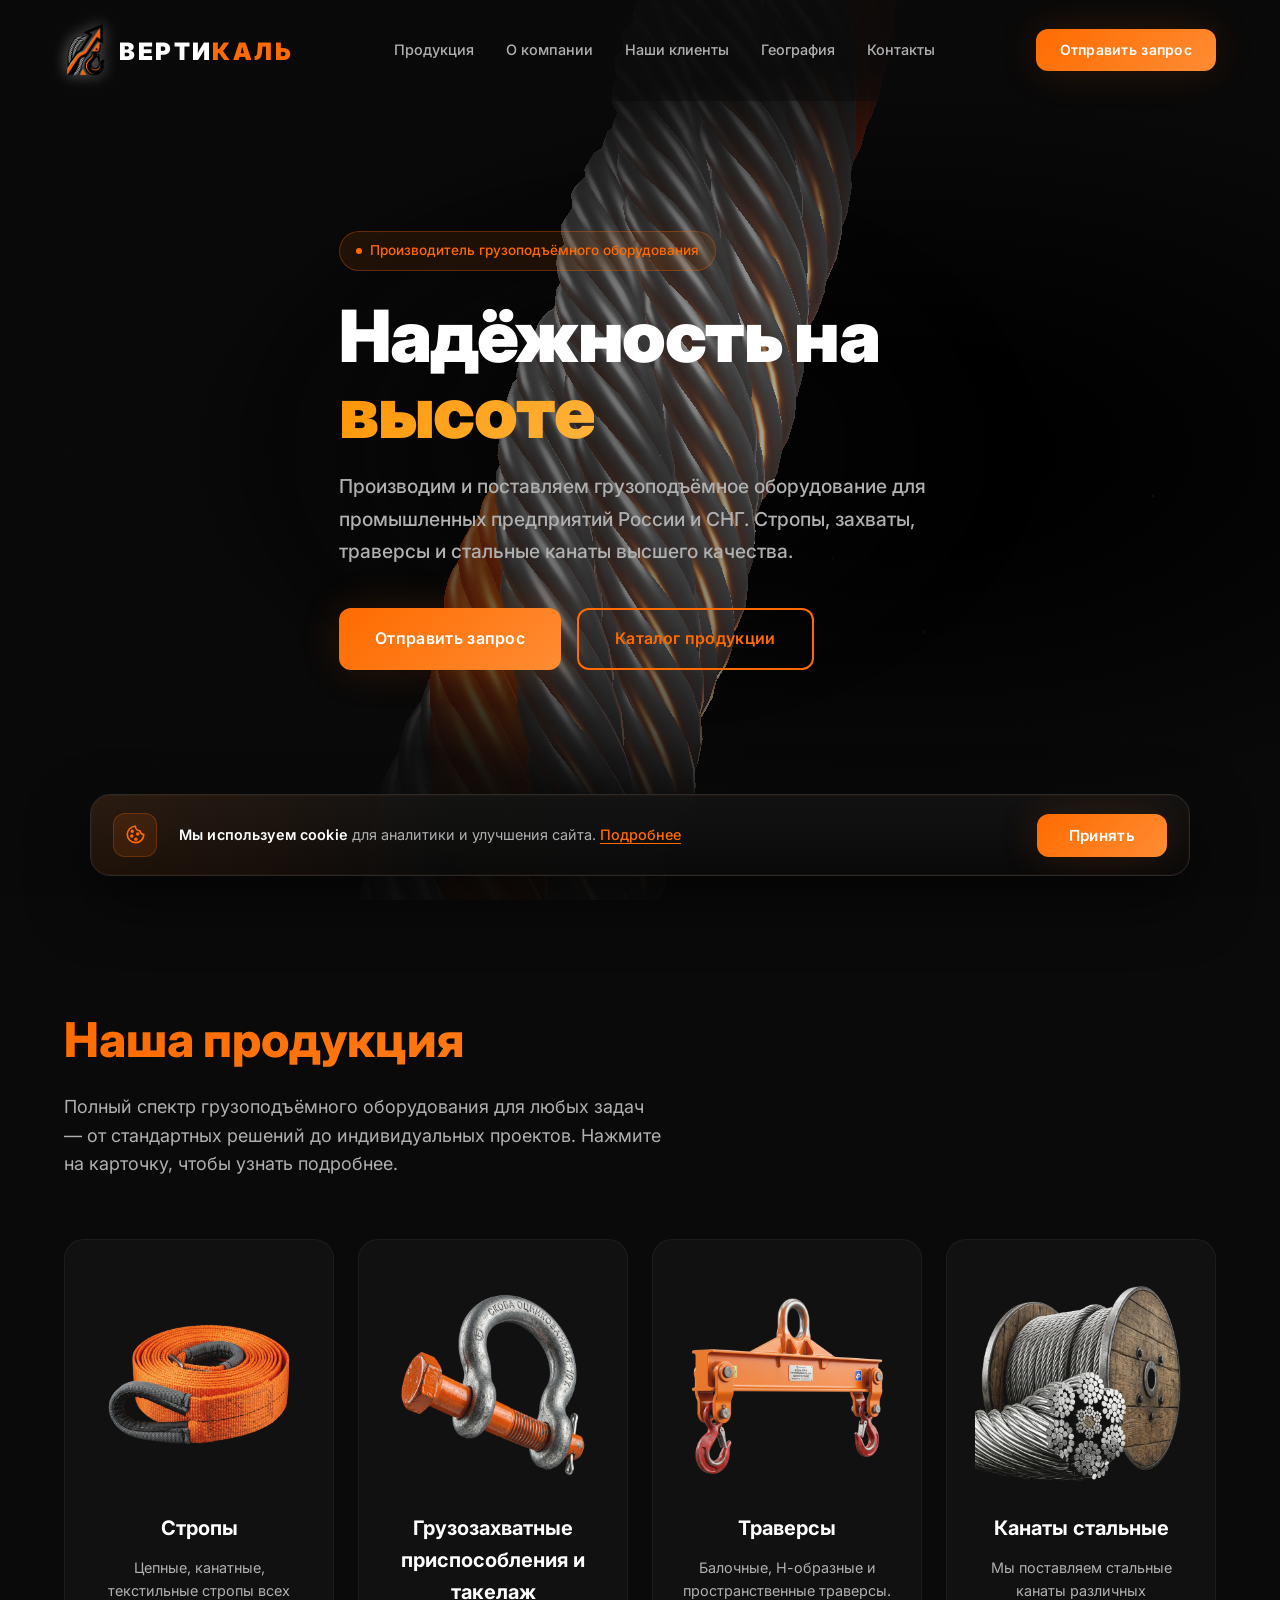
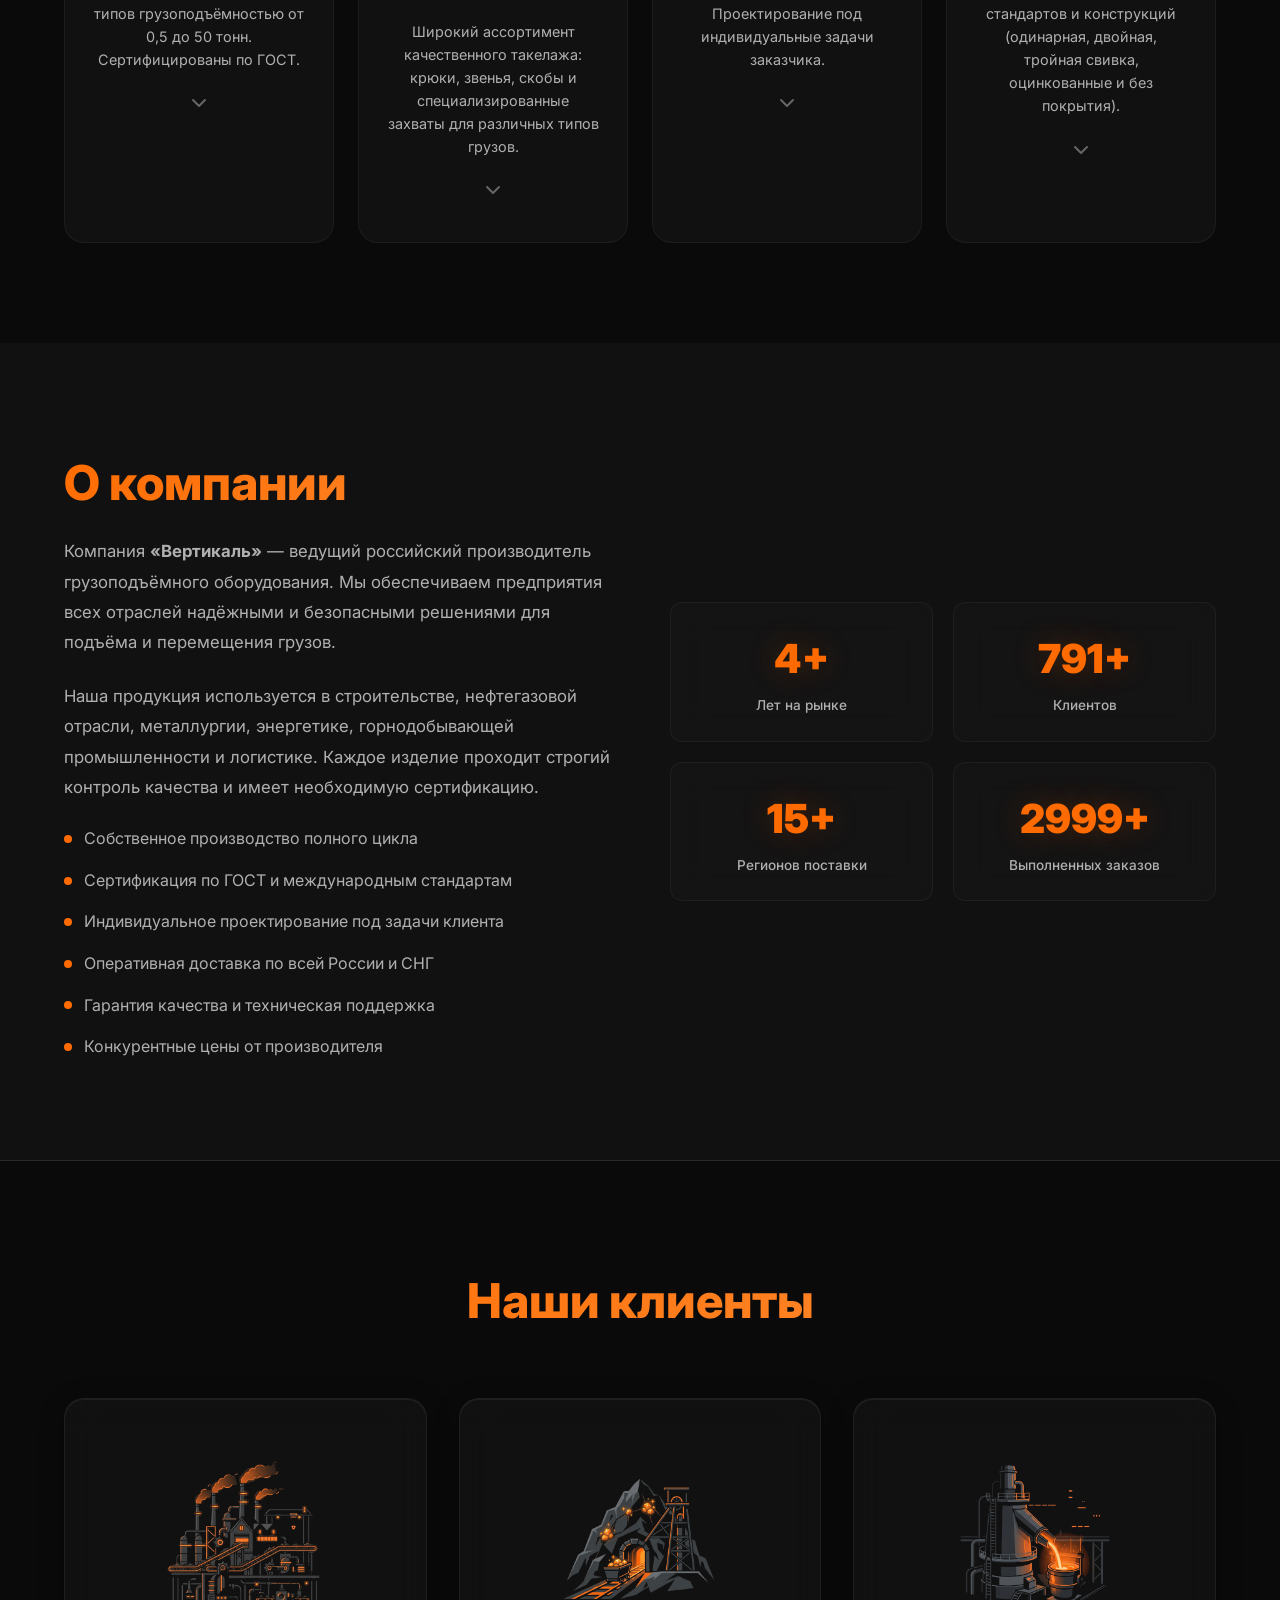
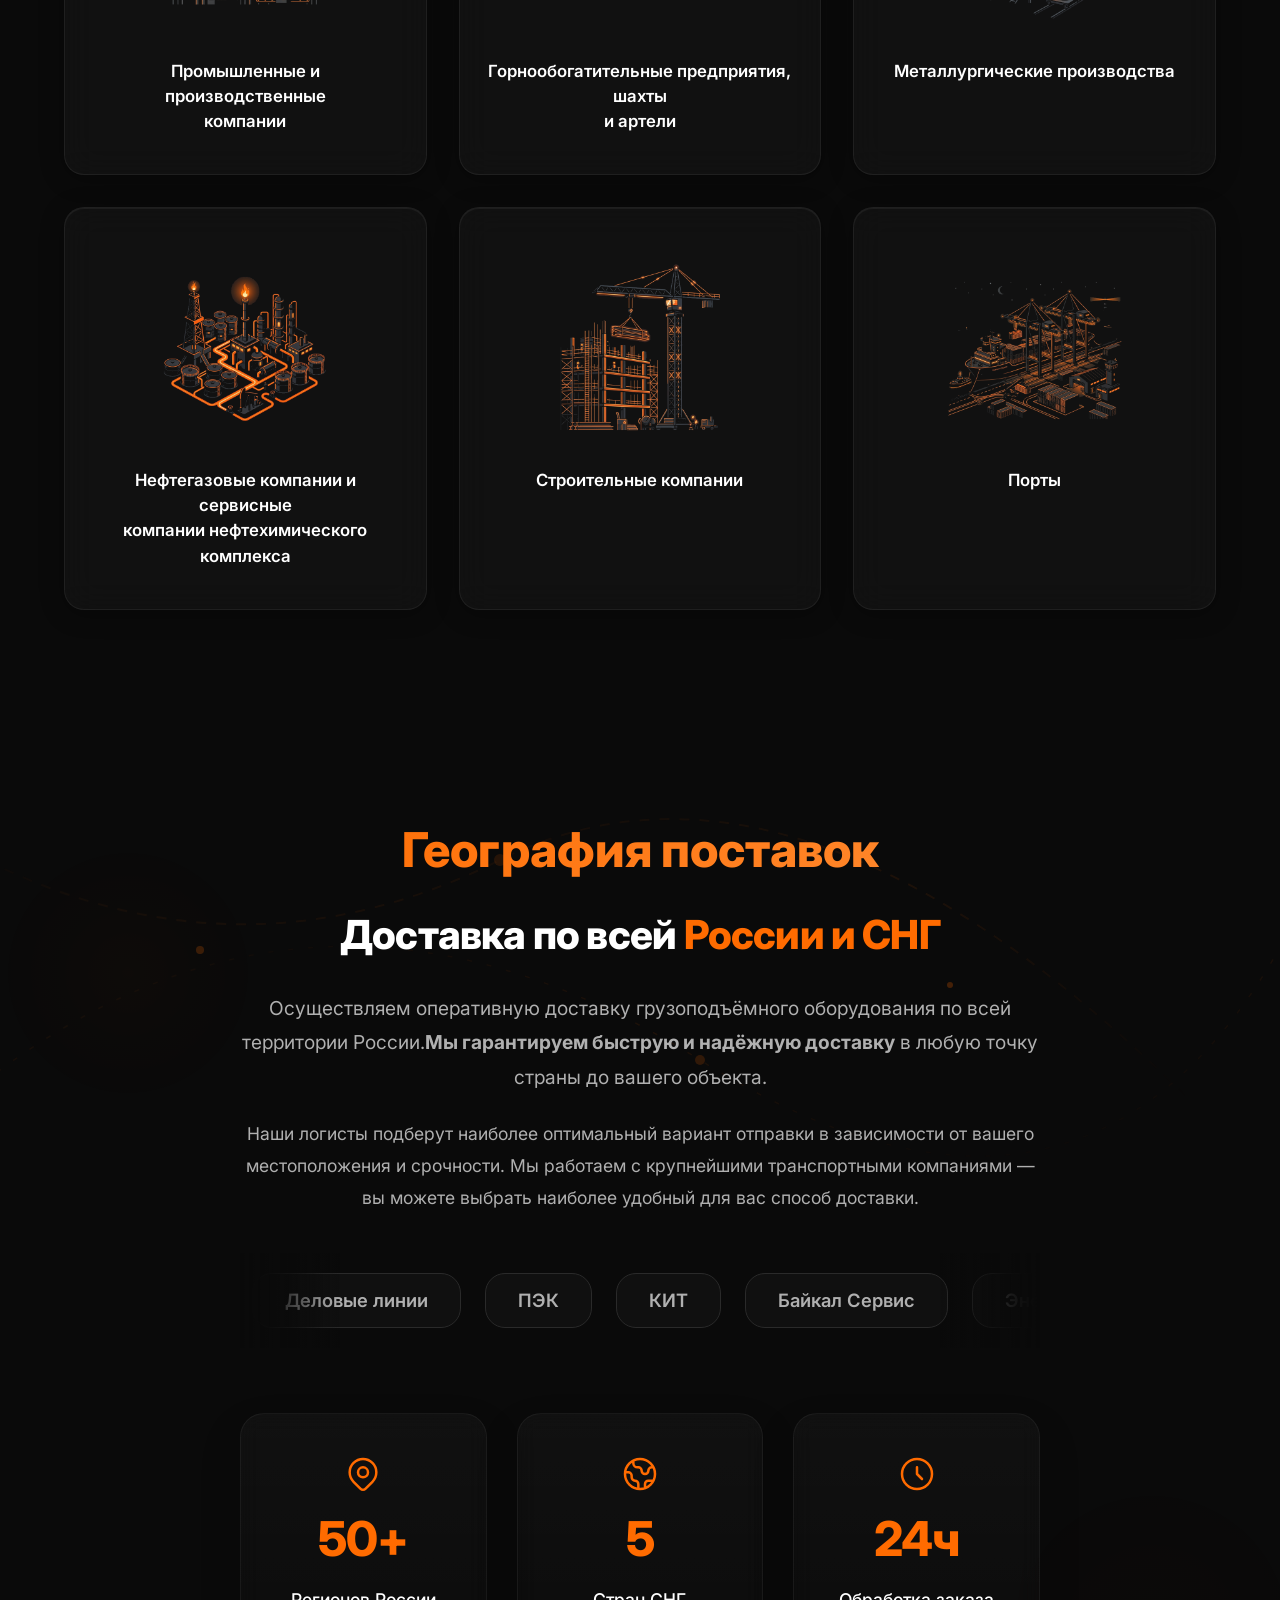
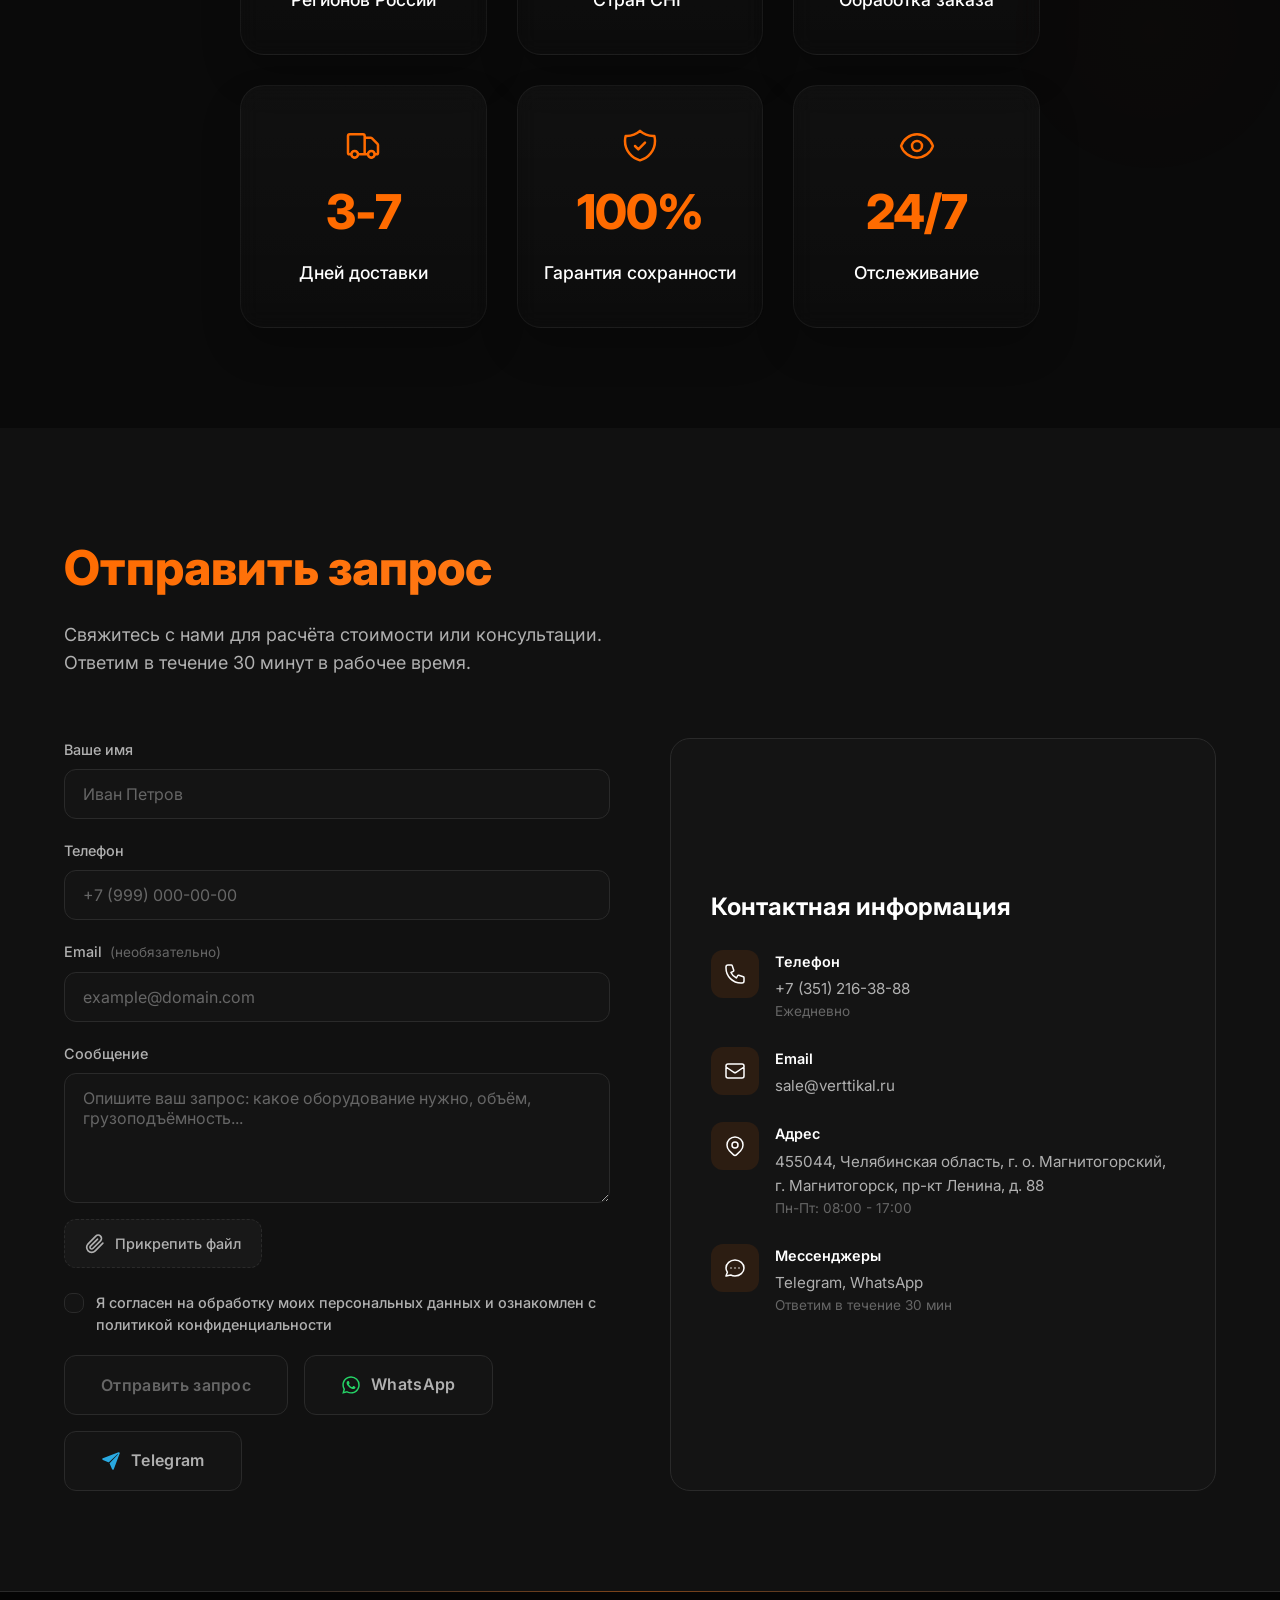
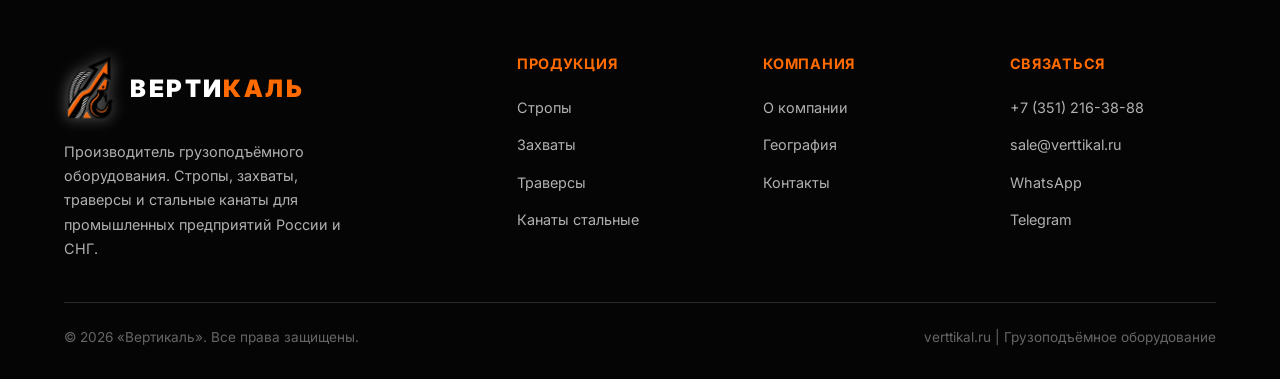
<file: index.html>
<!DOCTYPE html><!--YU2Bxi_dNuvIy3a1Pgk9Z--><html lang="ru" style="color-scheme:dark"><head><meta charSet="utf-8"/><meta name="viewport" content="width=device-width, initial-scale=1"/><link rel="preload" as="image" href="./images/user_logo.webp?v=2"/><link rel="preload" as="image" href="./images/industrial_icon.png"/><link rel="preload" as="image" href="./images/mining_icon.png"/><link rel="preload" as="image" href="./images/metallurgy_icon.png"/><link rel="preload" as="image" href="./images/oilgas_icon.png"/><link rel="preload" as="image" href="./images/construction_icon.png"/><link rel="preload" as="image" href="./images/port_icon.png"/><link rel="stylesheet" href="/_next/static/css/80a0d4bb1ccc4e73.css" data-precedence="next"/><link rel="preload" as="script" fetchPriority="low" href="/_next/static/chunks/webpack-2033481bb4c51e2a.js"/><script src="/_next/static/chunks/4bd1b696-c023c6e3521b1417.js" async=""></script><script src="/_next/static/chunks/255-54d3085ce94738a4.js" async=""></script><script src="/_next/static/chunks/main-app-b048f18bdf5ae6ed.js" async=""></script><script src="/_next/static/chunks/903-b541f2e4a1eb16e8.js" async=""></script><script src="/_next/static/chunks/app/layout-a9be1e941ed5cc0e.js" async=""></script><script src="/_next/static/chunks/228-b2d1056769f8614d.js" async=""></script><script src="/_next/static/chunks/app/page-86187f93e13f1879.js" async=""></script><meta name="color-scheme" content="dark only"/><meta name="theme-color" content="#0A0A0A"/><title>Вертикаль — Грузоподъёмное оборудование | Стропы, Захваты, Траверсы, Канаты</title><meta name="description" content="Производство и поставка грузоподъёмного оборудования по всей России и СНГ. Стропы, захваты, траверсы, канаты стальные. Собственное производство, сертификация ГОСТ."/><meta name="keywords" content="грузоподъёмное оборудование, стропы, захваты, траверсы, канаты стальные, производитель, Россия, СНГ"/><link rel="icon" href="/favicon.ico" type="image/x-icon" sizes="12x16"/><link rel="icon" href="/icon.png?9190cc78a6098cb7" type="image/png" sizes="387x512"/><script src="/_next/static/chunks/polyfills-42372ed130431b0a.js" noModule=""></script></head><body><div hidden=""><!--$--><!--/$--></div><div style="position:fixed;top:0;left:0;right:0;bottom:0;background-color:#0A0A0A;z-index:99999;display:flex;flex-direction:column;align-items:center;justify-content:center;opacity:1"><div class="preloader-content" style="display:flex;flex-direction:column;align-items:center;gap:20px"><div style="display:flex;align-items:center;gap:15px;opacity:0;transform:scale(0.9)"><img src="./images/user_logo.webp?v=2" alt="Вертикаль Лого" style="height:80px;width:auto;filter:drop-shadow(0px 0px 10px rgba(255, 255, 255, 0.5))"/><div style="font-family:&#x27;Plus Jakarta Sans&#x27;, &#x27;Inter&#x27;, sans-serif;font-size:2.5rem;font-weight:700;color:#FFFFFF;letter-spacing:-0.5px">Верти<span style="color:var(--primary)">каль</span></div></div><div style="margin-top:30px;font-size:14px;letter-spacing:4px;text-transform:uppercase;color:rgba(255, 255, 255, 0.5);font-weight:600">Загрузка 3D</div></div></div><div class="bg-aura"></div><main style="background-color:var(--bg-color)"><div style="position:fixed;top:0;left:0;right:0;height:3px;background:linear-gradient(90deg, #FF6B00, #FF8C33);transform-origin:0%;z-index:9999;transform:scaleX(0)"></div><nav class="navbar "><div class="container navbar-inner"><div class="navbar-logo" style="display:flex;align-items:center;gap:10px"><img src="./images/user_logo.webp?v=2" alt="Вертикаль Лого" width="180" height="60" style="height:60px;width:auto;filter:drop-shadow(0px 0px 8px rgba(255, 255, 255, 0.4))"/><div>Верти<span>каль</span></div></div><ul class="navbar-links"><li><a href="#catalog">Продукция</a></li><li><a href="#about">О компании</a></li><li><a href="#clients">Наши клиенты</a></li><li><a href="#geography">География</a></li><li><a href="#contact">Контакты</a></li></ul><div class="navbar-cta-wrap"><a href="#contact" class="btn btn-primary navbar-cta">Отправить запрос</a></div><button class="burger" aria-label="Открыть меню"><span></span><span></span><span></span></button></div></nav><div class="mobile-menu "><button class="mobile-close" aria-label="Закрыть меню">✕</button><a href="#catalog">Продукция</a><a href="#about">О компании</a><a href="#clients">Наши клиенты</a><a href="#geography">География</a><a href="#contact">Контакты</a><a href="#contact" class="btn btn-primary" style="margin-top:16px">Отправить запрос</a></div><section class="hero" id="hero"><div class="hero-canvas" style="position:absolute;top:0;left:0;width:100%;height:100%;z-index:0;overflow:hidden;transform:none"><!--$!--><template data-dgst="BAILOUT_TO_CLIENT_SIDE_RENDERING"></template><div style="width:100%;height:100%;background:transparent"></div><!--/$--></div><div class="hero-particles"><div class="hero-particle" style="width:2.1px;height:2.1px;left:12%;top:85%;animation-duration:10s;animation-delay:0s;opacity:0.25"></div><div class="hero-particle" style="width:1.5px;height:1.5px;left:28%;top:72%;animation-duration:12s;animation-delay:1.2s;opacity:0.2"></div><div class="hero-particle" style="width:3.2px;height:3.2px;left:45%;top:90%;animation-duration:8s;animation-delay:0.5s;opacity:0.35"></div><div class="hero-particle" style="width:1.8px;height:1.8px;left:62%;top:78%;animation-duration:14s;animation-delay:2.8s;opacity:0.15"></div><div class="hero-particle" style="width:2.5px;height:2.5px;left:78%;top:88%;animation-duration:9s;animation-delay:1.5s;opacity:0.3"></div><div class="hero-particle" style="width:1.2px;height:1.2px;left:8%;top:65%;animation-duration:11s;animation-delay:3.2s;opacity:0.2"></div><div class="hero-particle" style="width:2.8px;height:2.8px;left:35%;top:55%;animation-duration:13s;animation-delay:0.8s;opacity:0.25"></div><div class="hero-particle" style="width:1.6px;height:1.6px;left:55%;top:92%;animation-duration:7s;animation-delay:4.1s;opacity:0.4"></div><div class="hero-particle" style="width:3.5px;height:3.5px;left:72%;top:70%;animation-duration:10s;animation-delay:2s;opacity:0.15"></div><div class="hero-particle" style="width:1.3px;height:1.3px;left:88%;top:82%;animation-duration:12s;animation-delay:0.3s;opacity:0.3"></div><div class="hero-particle" style="width:2px;height:2px;left:20%;top:95%;animation-duration:9s;animation-delay:3.5s;opacity:0.2"></div><div class="hero-particle" style="width:1.9px;height:1.9px;left:42%;top:60%;animation-duration:11s;animation-delay:1.8s;opacity:0.35"></div><div class="hero-particle" style="width:2.7px;height:2.7px;left:58%;top:45%;animation-duration:8s;animation-delay:4.5s;opacity:0.2"></div><div class="hero-particle" style="width:1.4px;height:1.4px;left:82%;top:75%;animation-duration:13s;animation-delay:0.9s;opacity:0.25"></div><div class="hero-particle" style="width:3px;height:3px;left:95%;top:88%;animation-duration:10s;animation-delay:2.5s;opacity:0.15"></div><div class="hero-particle" style="width:1.7px;height:1.7px;left:5%;top:50%;animation-duration:14s;animation-delay:3s;opacity:0.3"></div><div class="hero-particle" style="width:2.3px;height:2.3px;left:48%;top:80%;animation-duration:9s;animation-delay:1s;opacity:0.2"></div><div class="hero-particle" style="width:1.1px;height:1.1px;left:65%;top:62%;animation-duration:12s;animation-delay:4s;opacity:0.35"></div><div class="hero-particle" style="width:2.9px;height:2.9px;left:32%;top:42%;animation-duration:7s;animation-delay:2.2s;opacity:0.1"></div><div class="hero-particle" style="width:1.5px;height:1.5px;left:90%;top:55%;animation-duration:11s;animation-delay:0.6s;opacity:0.25"></div></div><div class="hero-overlay"></div><div class="container hero-content"><div class="" style="opacity:0;animation-delay:0.5s"><div class="hero-badge"><span class="hero-badge-dot"></span>Производитель грузоподъёмного оборудования</div></div><h1 class="hero-title " style="opacity:0;animation-delay:0.8s">Надёжность на <span class="highlight">высоте</span></h1><p class="hero-description " style="opacity:0;animation-delay:1.1s">Производим и поставляем грузоподъёмное оборудование для промышленных предприятий России и СНГ. Стропы, захваты, траверсы и стальные канаты высшего качества.</p><div class="hero-buttons " style="opacity:0;animation-delay:1.4s"><a href="#contact" class="btn btn-primary">Отправить запрос</a><a href="#catalog" class="btn btn-outline">Каталог продукции</a></div></div><div class="hero-scroll " aria-hidden="false"><span>Вниз</span><div class="hero-scroll-line"></div></div></section><section class="section" id="catalog"><div class="container"><div style="opacity:0;transform:translateY(30px)"><h2 class="section-title">Наша продукция</h2><p class="section-subtitle">Полный спектр грузоподъёмного оборудования для любых задач — от стандартных решений до индивидуальных проектов. Нажмите на карточку, чтобы узнать подробнее.</p></div><div class="catalog-grid"><div class="catalog-card " style="cursor:pointer;border:1px solid rgba(255, 255, 255, 0.05);opacity:0;transform:translateY(40px)"><div class="catalog-image-wrap" style="display:flex;justify-content:center;margin-bottom:20px"><img alt="Стропы" loading="lazy" width="260" height="180" decoding="async" data-nimg="1" style="color:transparent;object-fit:contain;mix-blend-mode:screen" src="./images/sling_orange.png"/></div><h3>Стропы</h3><p>Цепные, канатные, текстильные стропы всех типов грузоподъёмностью от 0,5 до 50 тонн. Сертифицированы по ГОСТ.</p><div style="margin-top:auto;padding-top:20px;display:flex;justify-content:center;color:var(--text-muted);transition:color 0.3s ease"><svg width="24" height="24" viewBox="0 0 24 24" fill="none" stroke="currentColor" stroke-width="2" stroke-linecap="round" stroke-linejoin="round" style="transform:rotate(0deg);transition:transform 0.3s ease"><polyline points="6 9 12 15 18 9"></polyline></svg></div></div><div class="catalog-card " style="cursor:pointer;border:1px solid rgba(255, 255, 255, 0.05);opacity:0;transform:translateY(40px)"><div class="catalog-image-wrap" style="display:flex;justify-content:center;margin-bottom:20px"><img alt="Грузозахватные приспособления и такелаж" loading="lazy" width="260" height="180" decoding="async" data-nimg="1" style="color:transparent;object-fit:contain;mix-blend-mode:screen" src="./images/shackle.png"/></div><h3>Грузозахватные приспособления и такелаж</h3><p>Широкий ассортимент качественного такелажа: крюки, звенья, скобы и специализированные захваты для различных типов грузов.</p><div style="margin-top:auto;padding-top:20px;display:flex;justify-content:center;color:var(--text-muted);transition:color 0.3s ease"><svg width="24" height="24" viewBox="0 0 24 24" fill="none" stroke="currentColor" stroke-width="2" stroke-linecap="round" stroke-linejoin="round" style="transform:rotate(0deg);transition:transform 0.3s ease"><polyline points="6 9 12 15 18 9"></polyline></svg></div></div><div class="catalog-card " style="cursor:pointer;border:1px solid rgba(255, 255, 255, 0.05);opacity:0;transform:translateY(40px)"><div class="catalog-image-wrap" style="display:flex;justify-content:center;margin-bottom:20px"><img alt="Траверсы" loading="lazy" width="260" height="180" decoding="async" data-nimg="1" style="color:transparent;object-fit:contain;mix-blend-mode:screen" src="./images/traverse_orange.png"/></div><h3>Траверсы</h3><p>Балочные, Н-образные и пространственные траверсы. Проектирование под индивидуальные задачи заказчика.</p><div style="margin-top:auto;padding-top:20px;display:flex;justify-content:center;color:var(--text-muted);transition:color 0.3s ease"><svg width="24" height="24" viewBox="0 0 24 24" fill="none" stroke="currentColor" stroke-width="2" stroke-linecap="round" stroke-linejoin="round" style="transform:rotate(0deg);transition:transform 0.3s ease"><polyline points="6 9 12 15 18 9"></polyline></svg></div></div><div class="catalog-card " style="cursor:pointer;border:1px solid rgba(255, 255, 255, 0.05);opacity:0;transform:translateY(40px)"><div class="catalog-image-wrap" style="display:flex;justify-content:center;margin-bottom:20px"><img alt="Канаты стальные" loading="lazy" width="260" height="180" decoding="async" data-nimg="1" style="color:transparent;object-fit:contain;mix-blend-mode:screen" src="./images/steel_rope_spool.png"/></div><h3>Канаты стальные</h3><p>Мы поставляем стальные канаты различных стандартов и конструкций (одинарная, двойная, тройная свивка, оцинкованные и без покрытия).</p><div style="margin-top:auto;padding-top:20px;display:flex;justify-content:center;color:var(--text-muted);transition:color 0.3s ease"><svg width="24" height="24" viewBox="0 0 24 24" fill="none" stroke="currentColor" stroke-width="2" stroke-linecap="round" stroke-linejoin="round" style="transform:rotate(0deg);transition:transform 0.3s ease"><polyline points="6 9 12 15 18 9"></polyline></svg></div></div></div></div></section><section class="section" id="about" style="background:var(--bg-secondary)"><div class="container"><div class="about-content"><div class="about-text" style="opacity:0;transform:translateX(-40px)"><h2 class="section-title">О компании</h2><p>Компания <strong>«Вертикаль»</strong> — ведущий российский производитель грузоподъёмного оборудования. Мы обеспечиваем предприятия всех отраслей надёжными и безопасными решениями для подъёма и перемещения грузов.</p><p>Наша продукция используется в строительстве, нефтегазовой отрасли, металлургии, энергетике, горнодобывающей промышленности и логистике. Каждое изделие проходит строгий контроль качества и имеет необходимую сертификацию.</p><ul class="about-advantages"><li>Собственное производство полного цикла</li><li>Сертификация по ГОСТ и международным стандартам</li><li>Индивидуальное проектирование под задачи клиента</li><li>Оперативная доставка по всей России и СНГ</li><li>Гарантия качества и техническая поддержка</li><li>Конкурентные цены от производителя</li></ul></div><div style="opacity:0;transform:translateX(40px)"><div class="about-features"><div class="about-feature"><div class="about-feature-number"><span>0<!-- -->+</span></div><div class="about-feature-label">Лет на рынке</div></div><div class="about-feature"><div class="about-feature-number"><span>0<!-- -->+</span></div><div class="about-feature-label">Клиентов</div></div><div class="about-feature"><div class="about-feature-number"><span>0<!-- -->+</span></div><div class="about-feature-label">Регионов поставки</div></div><div class="about-feature"><div class="about-feature-number"><span>0<!-- -->+</span></div><div class="about-feature-label">Выполненных заказов</div></div></div></div></div></div></section><section class="section" id="clients" style="background-color:var(--bg-color);border-top:1px solid var(--border)"><div class="container"><div style="text-align:center;margin-bottom:60px;opacity:0;transform:translateY(20px)"><h2 class="section-title">Наши клиенты</h2></div><div class="clients-grid"><div class="client-card" style="opacity:0;transform:translateY(30px)"><div class="client-image-wrap"><img src="./images/industrial_icon.png" alt="Промышленные компании" style="width:100%;height:100%;object-fit:contain;mix-blend-mode:screen"/></div><p class="client-title"><span style="display:block">Промышленные и производственные</span><span style="display:block">компании</span></p></div><div class="client-card" style="opacity:0;transform:translateY(30px)"><div class="client-image-wrap"><img src="./images/mining_icon.png" alt="Горнообогатительные предприятия" style="width:100%;height:100%;object-fit:contain;mix-blend-mode:screen"/></div><p class="client-title"><span style="display:block">Горнообогатительные предприятия, шахты</span><span style="display:block">и артели</span></p></div><div class="client-card" style="opacity:0;transform:translateY(30px)"><div class="client-image-wrap"><img src="./images/metallurgy_icon.png" alt="Металлургические производства" style="width:100%;height:100%;object-fit:contain;mix-blend-mode:screen"/></div><p class="client-title"><span style="display:block">Металлургические производства</span></p></div><div class="client-card" style="opacity:0;transform:translateY(30px)"><div class="client-image-wrap"><img src="./images/oilgas_icon.png" alt="Нефтегазовые компании" style="width:100%;height:100%;object-fit:contain;mix-blend-mode:screen"/></div><p class="client-title"><span style="display:block">Нефтегазовые компании и сервисные</span><span style="display:block">компании нефтехимического комплекса</span></p></div><div class="client-card" style="opacity:0;transform:translateY(30px)"><div class="client-image-wrap"><img src="./images/construction_icon.png" alt="Строительные компании" style="width:100%;height:100%;object-fit:contain;mix-blend-mode:screen"/></div><p class="client-title"><span style="display:block">Строительные компании</span></p></div><div class="client-card" style="opacity:0;transform:translateY(30px)"><div class="client-image-wrap"><img src="./images/port_icon.png" alt="Порты" style="width:100%;height:100%;object-fit:contain;mix-blend-mode:screen"/></div><p class="client-title"><span style="display:block">Порты</span></p></div></div></div></section><section class="section" id="geography" style="position:relative;overflow:hidden"><div style="position:absolute;top:0;left:0;right:0;bottom:0;pointer-events:none;z-index:0;opacity:0.4"><svg width="100%" height="100%" xmlns="http://www.w3.org/2000/svg"><defs><linearGradient id="lineGrad" x1="0%" y1="0%" x2="100%" y2="100%"><stop offset="0%" stop-color="#FF6B00" stop-opacity="0"></stop><stop offset="50%" stop-color="#FF6B00" stop-opacity="0.2"></stop><stop offset="100%" stop-color="#FF6B00" stop-opacity="0"></stop></linearGradient></defs><path d="M-100 100 Q 200 300 500 150 T 1200 400" fill="none" stroke="url(#lineGrad)" stroke-width="2" stroke-dasharray="10,10"></path><path d="M-50 400 Q 300 100 700 350 T 1300 200" fill="none" stroke="url(#lineGrad)" stroke-width="1.5" stroke-dasharray="5,15"></path><circle cx="200" cy="240" r="4" fill="#FF6B00" opacity="0.5"></circle><circle cx="500" cy="150" r="6" fill="#FF6B00" opacity="0.3"></circle><circle cx="700" cy="350" r="5" fill="#FF6B00" opacity="0.4"></circle><circle cx="950" cy="275" r="3" fill="#FF6B00" opacity="0.6"></circle></svg><div style="position:absolute;top:20%;left:10%;width:300px;height:300px;background:radial-gradient(circle, rgba(255,107,0,0.05) 0%, rgba(0,0,0,0) 70%);transform:translate(-50%, -50%);border-radius:50%"></div><div style="position:absolute;top:70%;right:10%;width:400px;height:400px;background:radial-gradient(circle, rgba(255,107,0,0.03) 0%, rgba(0,0,0,0) 70%);transform:translate(50%, -50%);border-radius:50%"></div></div><div class="container" style="position:relative;z-index:1"><div style="text-align:center;max-width:800px;margin:0 auto"><div style="opacity:0;transform:translateY(30px)"><h2 class="section-title">География поставок</h2><h3 style="font-size:2.5rem;font-weight:800;margin-bottom:24px;letter-spacing:-0.02em">Доставка по всей <span style="color:var(--primary)">России и СНГ</span></h3><p style="color:var(--text-secondary);font-size:1.2rem;line-height:1.8;margin-bottom:24px">Осуществляем оперативную доставку грузоподъёмного оборудования по всей территории России.<strong>Мы гарантируем быструю и надёжную доставку</strong> в любую точку страны до вашего объекта.</p><p style="color:var(--text-secondary);font-size:1.1rem;line-height:1.8;margin-bottom:40px">Наши логисты подберут наиболее оптимальный вариант отправки в зависимости от вашего местоположения и срочности. Мы работаем с крупнейшими транспортными компаниями — вы можете выбрать наиболее удобный для вас способ доставки.</p><div class="ticker-overflow" style="margin-bottom:64px;mask-image:linear-gradient(to right, rgba(255, 255, 255, 0), white 10%, white 90%, rgba(255, 255, 255, 0));-webkit-mask-image:linear-gradient(to right, rgba(255, 255, 255, 0), white 10%, white 90%, rgba(255, 255, 255, 0))"><div class="ticker-track"><div class="ticker-item">Деловые линии</div><div class="ticker-item">ПЭК</div><div class="ticker-item">КИТ</div><div class="ticker-item">Байкал Сервис</div><div class="ticker-item">Энергия</div><div class="ticker-item">СДЭК</div><div class="ticker-item">ЖелДорЭкспедиция</div><div class="ticker-item">Возовоз</div><div class="ticker-item">ЖелДорАльянс</div><div class="ticker-item">Деловые линии</div><div class="ticker-item">ПЭК</div><div class="ticker-item">КИТ</div><div class="ticker-item">Байкал Сервис</div><div class="ticker-item">Энергия</div><div class="ticker-item">СДЭК</div><div class="ticker-item">ЖелДорЭкспедиция</div><div class="ticker-item">Возовоз</div><div class="ticker-item">ЖелДорАльянс</div><div class="ticker-item">Деловые линии</div><div class="ticker-item">ПЭК</div><div class="ticker-item">КИТ</div><div class="ticker-item">Байкал Сервис</div><div class="ticker-item">Энергия</div><div class="ticker-item">СДЭК</div><div class="ticker-item">ЖелДорЭкспедиция</div><div class="ticker-item">Возовоз</div><div class="ticker-item">ЖелДорАльянс</div></div></div></div><div class="geography-stats" style="grid-template-columns:repeat(auto-fit, minmax(220px, 1fr));gap:30px"><div class="geography-stat" style="background:linear-gradient(180deg, rgba(255, 255, 255, 0.03) 0%, rgba(255, 255, 255, 0.01) 100%);padding:40px 20px;border-radius:24px;border:1px solid rgba(255, 255, 255, 0.05);text-align:center;box-shadow:0 20px 40px rgba(0, 0, 0, 0.2);backdrop-filter:blur(10px);opacity:0;transform:translateY(20px) scale(0.9)"><svg style="width:40px;height:40px;margin-bottom:16px;color:var(--primary);margin:0 auto" fill="none" viewBox="0 0 24 24" stroke="currentColor"><path stroke-linecap="round" stroke-linejoin="round" stroke-width="1.5" d="M17.657 16.657L13.414 20.9a1.998 1.998 0 01-2.827 0l-4.244-4.243a8 8 0 1111.314 0z"></path><path stroke-linecap="round" stroke-linejoin="round" stroke-width="1.5" d="M15 11a3 3 0 11-6 0 3 3 0 016 0z"></path></svg><div class="geography-stat-number" style="font-size:3rem;font-weight:800;color:var(--primary);margin-bottom:8px;letter-spacing:-0.02em">50+</div><div class="geography-stat-label" style="font-size:1.1rem;color:#fff;font-weight:500">Регионов России</div></div><div class="geography-stat" style="background:linear-gradient(180deg, rgba(255, 255, 255, 0.03) 0%, rgba(255, 255, 255, 0.01) 100%);padding:40px 20px;border-radius:24px;border:1px solid rgba(255, 255, 255, 0.05);text-align:center;box-shadow:0 20px 40px rgba(0, 0, 0, 0.2);backdrop-filter:blur(10px);opacity:0;transform:translateY(20px) scale(0.9)"><svg style="width:40px;height:40px;margin-bottom:16px;color:var(--primary);margin:0 auto" fill="none" viewBox="0 0 24 24" stroke="currentColor"><path stroke-linecap="round" stroke-linejoin="round" stroke-width="1.5" d="M3.055 11H5a2 2 0 012 2v1a2 2 0 002 2 2 2 0 012 2v2.945M8 3.935V5.5A2.5 2.5 0 0010.5 8h.5a2 2 0 012 2 2 2 0 104 0 2 2 0 012-2h1.064M15 20.488V18a2 2 0 012-2h3.064M21 12a9 9 0 11-18 0 9 9 0 0118 0z"></path></svg><div class="geography-stat-number" style="font-size:3rem;font-weight:800;color:var(--primary);margin-bottom:8px;letter-spacing:-0.02em">5</div><div class="geography-stat-label" style="font-size:1.1rem;color:#fff;font-weight:500">Стран СНГ</div></div><div class="geography-stat" style="background:linear-gradient(180deg, rgba(255, 255, 255, 0.03) 0%, rgba(255, 255, 255, 0.01) 100%);padding:40px 20px;border-radius:24px;border:1px solid rgba(255, 255, 255, 0.05);text-align:center;box-shadow:0 20px 40px rgba(0, 0, 0, 0.2);backdrop-filter:blur(10px);opacity:0;transform:translateY(20px) scale(0.9)"><svg style="width:40px;height:40px;margin-bottom:16px;color:var(--primary);margin:0 auto" fill="none" viewBox="0 0 24 24" stroke="currentColor"><path stroke-linecap="round" stroke-linejoin="round" stroke-width="1.5" d="M12 8v4l3 3m6-3a9 9 0 11-18 0 9 9 0 0118 0z"></path></svg><div class="geography-stat-number" style="font-size:3rem;font-weight:800;color:var(--primary);margin-bottom:8px;letter-spacing:-0.02em">24ч</div><div class="geography-stat-label" style="font-size:1.1rem;color:#fff;font-weight:500">Обработка заказа</div></div><div class="geography-stat" style="background:linear-gradient(180deg, rgba(255, 255, 255, 0.03) 0%, rgba(255, 255, 255, 0.01) 100%);padding:40px 20px;border-radius:24px;border:1px solid rgba(255, 255, 255, 0.05);text-align:center;box-shadow:0 20px 40px rgba(0, 0, 0, 0.2);backdrop-filter:blur(10px);opacity:0;transform:translateY(20px) scale(0.9)"><svg style="width:40px;height:40px;margin-bottom:16px;color:var(--primary);margin:0 auto" fill="none" viewBox="0 0 24 24" stroke="currentColor"><path d="M9 17a2 2 0 11-4 0 2 2 0 014 0zM19 17a2 2 0 11-4 0 2 2 0 014 0z"></path><path stroke-linecap="round" stroke-linejoin="round" stroke-width="1.5" d="M13 16V6a1 1 0 00-1-1H4a1 1 0 00-1 1v10a1 1 0 001 1h1m8-1a1 1 0 01-1 1H9m4-1V8a1 1 0 011-1h2.586a1 1 0 01.707.293l3.414 3.414a1 1 0 01.293.707V16a1 1 0 01-1 1h-1m-6-1a1 1 0 001 1h1M5 17a2 2 0 104 0m-4 0a2 2 0 114 0m6 0a2 2 0 104 0m-4 0a2 2 0 114 0"></path></svg><div class="geography-stat-number" style="font-size:3rem;font-weight:800;color:var(--primary);margin-bottom:8px;letter-spacing:-0.02em">3-7</div><div class="geography-stat-label" style="font-size:1.1rem;color:#fff;font-weight:500">Дней доставки</div></div><div class="geography-stat" style="background:linear-gradient(180deg, rgba(255, 255, 255, 0.03) 0%, rgba(255, 255, 255, 0.01) 100%);padding:40px 20px;border-radius:24px;border:1px solid rgba(255, 255, 255, 0.05);text-align:center;box-shadow:0 20px 40px rgba(0, 0, 0, 0.2);backdrop-filter:blur(10px);opacity:0;transform:translateY(20px) scale(0.9)"><svg style="width:40px;height:40px;margin-bottom:16px;color:var(--primary);margin:0 auto" fill="none" viewBox="0 0 24 24" stroke="currentColor"><path stroke-linecap="round" stroke-linejoin="round" stroke-width="1.5" d="M9 12l2 2 4-4m5.618-4.016A11.955 11.955 0 0112 2.944a11.955 11.955 0 01-8.618 3.04A12.02 12.02 0 003 9c0 5.591 3.824 10.29 9 11.622 5.176-1.332 9-6.03 9-11.622 0-1.042-.133-2.052-.382-3.016z"></path></svg><div class="geography-stat-number" style="font-size:3rem;font-weight:800;color:var(--primary);margin-bottom:8px;letter-spacing:-0.02em">100%</div><div class="geography-stat-label" style="font-size:1.1rem;color:#fff;font-weight:500">Гарантия сохранности</div></div><div class="geography-stat" style="background:linear-gradient(180deg, rgba(255, 255, 255, 0.03) 0%, rgba(255, 255, 255, 0.01) 100%);padding:40px 20px;border-radius:24px;border:1px solid rgba(255, 255, 255, 0.05);text-align:center;box-shadow:0 20px 40px rgba(0, 0, 0, 0.2);backdrop-filter:blur(10px);opacity:0;transform:translateY(20px) scale(0.9)"><svg style="width:40px;height:40px;margin-bottom:16px;color:var(--primary);margin:0 auto" fill="none" viewBox="0 0 24 24" stroke="currentColor"><path stroke-linecap="round" stroke-linejoin="round" stroke-width="1.5" d="M15 12a3 3 0 11-6 0 3 3 0 016 0z"></path><path stroke-linecap="round" stroke-linejoin="round" stroke-width="1.5" d="M2.458 12C3.732 7.943 7.523 5 12 5c4.478 0 8.268 2.943 9.542 7-1.274 4.057-5.064 7-9.542 7-4.477 0-8.268-2.943-9.542-7z"></path></svg><div class="geography-stat-number" style="font-size:3rem;font-weight:800;color:var(--primary);margin-bottom:8px;letter-spacing:-0.02em">24/7</div><div class="geography-stat-label" style="font-size:1.1rem;color:#fff;font-weight:500">Отслеживание</div></div></div></div></div></section><section class="section contact-section" id="contact"><div class="container"><div style="opacity:0;transform:translateY(30px)"><h2 class="section-title">Отправить запрос</h2><p class="section-subtitle">Свяжитесь с нами для расчёта стоимости или консультации. Ответим в течение 30 минут в рабочее время.</p></div><div class="contact-wrapper"><form class="contact-form" style="opacity:0;transform:translateX(-40px)"><div class="form-group"><label for="name">Ваше имя</label><input type="text" id="name" placeholder="Иван Петров" required="" name="name" value=""/></div><div class="form-group"><label for="phone">Телефон</label><input type="tel" id="phone" placeholder="+7 (999) 000-00-00" required="" name="phone" value=""/></div><div class="form-group"><label for="email">Email <span class="form-label-optional">(необязательно)</span></label><input type="email" id="email" placeholder="example@domain.com" name="email" value=""/></div><div class="form-group"><label for="message">Сообщение</label><textarea id="message" name="message" placeholder="Опишите ваш запрос: какое оборудование нужно, объём, грузоподъёмность..." rows="5"></textarea></div><div class="form-group file-group"><label for="file-upload" class="file-upload-btn"><svg width="20" height="20" viewBox="0 0 24 24" fill="none" stroke="currentColor" stroke-width="2" stroke-linecap="round" stroke-linejoin="round"><path d="M21.44 11.05l-9.19 9.19a6 6 0 01-8.49-8.49l9.19-9.19a4 4 0 015.66 5.66l-9.2 9.19a2 2 0 01-2.83-2.83l8.49-8.48"></path></svg>Прикрепить файл</label><input type="file" id="file-upload" style="display:none" name="file"/></div><div class="form-group consent-group"><label for="consent" class="consent-label"><input type="checkbox" id="consent" class="consent-checkbox" name="consent"/><span class="consent-checkbox-box" aria-hidden="true"><svg width="12" height="12" viewBox="0 0 24 24" fill="none" stroke="currentColor" stroke-width="3" stroke-linecap="round" stroke-linejoin="round"><polyline points="20 6 9 17 4 12"></polyline></svg></span><span class="consent-text">Я согласен на обработку моих персональных данных и ознакомлен с политикой конфиденциальности</span></label></div><div class="form-buttons"><button type="submit" class="btn btn-primary" disabled="" aria-disabled="true">Отправить запрос</button><a href="https://wa.me/79061000990" target="_blank" rel="noopener noreferrer" class="btn btn-whatsapp"><svg width="20" height="20" viewBox="0 0 512 512" fill="currentColor"><path fill-rule="evenodd" d="M414.73 97.1A222.14 222.14 0 00256.94 32C134 32 33.92 131.58 33.87 254a220.61 220.61 0 0029.78 111L32 480l118.25-30.87a223.63 223.63 0 00106.6 27h.09c122.93 0 223-99.59 223.06-222A220.18 220.18 0 00414.73 97.1zM256.94 438.66h-.08a185.75 185.75 0 01-94.36-25.72l-6.77-4-70.17 18.32 18.73-68.09-4.41-7A183.46 183.46 0 0171.53 254c0-101.73 83.21-184.5 185.48-184.5a185 185 0 01185.33 184.64c-.04 101.74-83.21 184.52-185.4 184.52zm101.69-138.19c-5.57-2.78-33-16.2-38.08-18.05s-8.83-2.78-12.54 2.78-14.4 18-17.65 21.75-6.5 4.16-12.07 1.38-23.54-8.63-44.83-27.53c-16.57-14.71-27.75-32.87-31-38.42s-.35-8.56 2.44-11.32c2.51-2.49 5.57-6.48 8.36-9.72s3.72-5.56 5.57-9.26.93-6.94-.46-9.71-12.54-30.08-17.18-41.19c-4.53-10.82-9.12-9.35-12.54-9.52-3.25-.16-7-.2-10.69-.2a20.53 20.53 0 00-14.86 6.94c-5.11 5.56-19.51 19-19.51 46.28s20 53.68 22.76 57.38 39.3 59.73 95.21 83.76a323.11 323.11 0 0031.78 11.68c13.35 4.22 25.5 3.63 35.1 2.2 10.71-1.59 33-13.42 37.63-26.38s4.64-24.06 3.25-26.37-5.11-3.71-10.69-6.48z"></path></svg>WhatsApp</a><a href="https://t.me/+79061000990" target="_blank" rel="noopener noreferrer" class="btn btn-telegram"><svg width="20" height="20" viewBox="0 0 512 512" fill="currentColor"><path d="M473 39.05a24 24 0 00-25.5-5.46L47.47 185h-.08a24 24 0 001 45.16l.41.13 137.3 58.63a16 16 0 0015.54-3.59L422 80a7.07 7.07 0 0110 10L226.66 310.26a16 16 0 00-3.59 15.54l58.65 137.38c.06.2.12.38.19.57 3.2 9.27 11.3 15.81 21.09 16.25h1a24.63 24.63 0 0023-15.46L478.39 64.62A24 24 0 00473 39.05z"></path></svg>Telegram</a></div></form><div class="contact-info" style="opacity:0;transform:translateX(40px)"><h3>Контактная информация</h3><div class="contact-info-item"><div class="contact-info-icon"><svg width="24" height="24" fill="none" viewBox="0 0 24 24" stroke="currentColor"><path stroke-linecap="round" stroke-linejoin="round" stroke-width="1.5" d="M3 5a2 2 0 012-2h3.28a1 1 0 01.948.684l1.498 4.493a1 1 0 01-.502 1.21l-2.257 1.13a11.042 11.042 0 005.516 5.516l1.13-2.257a1 1 0 011.21-.502l4.493 1.498a1 1 0 01.684.949V19a2 2 0 01-2 2h-1C9.716 21 3 14.284 3 6V5z"></path></svg></div><div class="contact-info-text"><h4>Телефон</h4><p>+7 (351) 216-38-88</p><p style="font-size:0.85rem;color:var(--text-muted)">Ежедневно</p></div></div><div class="contact-info-item"><div class="contact-info-icon"><svg width="24" height="24" fill="none" viewBox="0 0 24 24" stroke="currentColor"><path stroke-linecap="round" stroke-linejoin="round" stroke-width="1.5" d="M3 8l7.89 5.26a2 2 0 002.22 0L21 8M5 19h14a2 2 0 002-2V7a2 2 0 00-2-2H5a2 2 0 00-2 2v10a2 2 0 002 2z"></path></svg></div><div class="contact-info-text"><h4>Email</h4><p>sale@verttikal.ru</p></div></div><div class="contact-info-item"><div class="contact-info-icon"><svg width="24" height="24" fill="none" viewBox="0 0 24 24" stroke="currentColor"><path stroke-linecap="round" stroke-linejoin="round" stroke-width="1.5" d="M17.657 16.657L13.414 20.9a1.998 1.998 0 01-2.827 0l-4.244-4.243a8 8 0 1111.314 0z"></path><path stroke-linecap="round" stroke-linejoin="round" stroke-width="1.5" d="M15 11a3 3 0 11-6 0 3 3 0 016 0z"></path></svg></div><div class="contact-info-text"><h4>Адрес</h4><p>455044, Челябинская область, г. о. Магнитогорский, г. Магнитогорск, пр-кт Ленина, д. 88</p><p style="font-size:0.85rem;color:var(--text-muted)">Пн-Пт: 08:00 - 17:00</p></div></div><div class="contact-info-item"><div class="contact-info-icon"><svg width="24" height="24" fill="none" viewBox="0 0 24 24" stroke="currentColor"><path stroke-linecap="round" stroke-linejoin="round" stroke-width="1.5" d="M8 12h.01M12 12h.01M16 12h.01M21 12c0 4.418-4.03 8-9 8a9.863 9.863 0 01-4.255-.949L3 20l1.395-3.72C3.512 15.042 3 13.574 3 12c0-4.418 4.03-8 9-8s9 3.582 9 8z"></path></svg></div><div class="contact-info-text"><h4>Мессенджеры</h4><p>Telegram, WhatsApp</p><p style="font-size:0.85rem;color:var(--text-muted)">Ответим в течение 30 мин</p></div></div></div></div></div></section><footer class="footer"><div class="container"><div class="footer-content"><div><div class="footer-logo" style="display:flex;align-items:center;gap:12px"><img src="./images/user_logo.webp?v=2" alt="Вертикаль Лого" width="216" height="72" style="height:72px;width:auto;filter:drop-shadow(0px 0px 8px rgba(255, 255, 255, 0.4))"/><div>Верти<span>каль</span></div></div><p class="footer-desc">Производитель грузоподъёмного оборудования. Стропы, захваты, траверсы и стальные канаты для промышленных предприятий России и СНГ.</p></div><div class="footer-column"><h4>Продукция</h4><ul><li><a href="#catalog">Стропы</a></li><li><a href="#catalog">Захваты</a></li><li><a href="#catalog">Траверсы</a></li><li><a href="#catalog">Канаты стальные</a></li></ul></div><div class="footer-column"><h4>Компания</h4><ul><li><a href="#about">О компании</a></li><li><a href="#geography">География</a></li><li><a href="#contact">Контакты</a></li></ul></div><div class="footer-column"><h4>Связаться</h4><ul><li><a href="tel:+73512163888" rel="noopener noreferrer">+7 (351) 216-38-88</a></li><li><a href="mailto:sale@verttikal.ru" rel="noopener noreferrer">sale@verttikal.ru</a></li><li><a href="https://wa.me/79061000990" target="_blank" rel="noopener noreferrer">WhatsApp</a></li><li><a href="https://t.me/+79061000990" target="_blank" rel="noopener noreferrer">Telegram</a></li></ul></div></div><div class="footer-bottom"><p>© <!-- -->2026<!-- --> «Вертикаль». Все права защищены.</p><p>verttikal.ru | Грузоподъёмное оборудование</p></div></div></footer></main><!--$--><!--/$--><script src="/_next/static/chunks/webpack-2033481bb4c51e2a.js" id="_R_" async=""></script><script>(self.__next_f=self.__next_f||[]).push([0])</script><script>self.__next_f.push([1,"1:\"$Sreact.fragment\"\n2:I[1053,[\"903\",\"static/chunks/903-b541f2e4a1eb16e8.js\",\"177\",\"static/chunks/app/layout-a9be1e941ed5cc0e.js\"],\"default\"]\n3:I[9766,[],\"\"]\n4:I[8924,[],\"\"]\n5:I[1135,[\"903\",\"static/chunks/903-b541f2e4a1eb16e8.js\",\"228\",\"static/chunks/228-b2d1056769f8614d.js\",\"974\",\"static/chunks/app/page-86187f93e13f1879.js\"],\"default\"]\n6:I[5923,[\"903\",\"static/chunks/903-b541f2e4a1eb16e8.js\",\"228\",\"static/chunks/228-b2d1056769f8614d.js\",\"974\",\"static/chunks/app/page-86187f93e13f1879.js\"],\"default\"]\n7:I[2819,[\"903\",\"static/chunks/903-b541f2e4a1eb16e8.js\",\"228\",\"static/chunks/228-b2d1056769f8614d.js\",\"974\",\"static/chunks/app/page-86187f93e13f1879.js\"],\"default\"]\n8:I[1390,[\"903\",\"static/chunks/903-b541f2e4a1eb16e8.js\",\"228\",\"static/chunks/228-b2d1056769f8614d.js\",\"974\",\"static/chunks/app/page-86187f93e13f1879.js\"],\"default\"]\n9:I[7736,[\"903\",\"static/chunks/903-b541f2e4a1eb16e8.js\",\"228\",\"static/chunks/228-b2d1056769f8614d.js\",\"974\",\"static/chunks/app/page-86187f93e13f1879.js\"],\"default\"]\na:I[7663,[\"903\",\"static/chunks/903-b541f2e4a1eb16e8.js\",\"228\",\"static/chunks/228-b2d1056769f8614d.js\",\"974\",\"static/chunks/app/page-86187f93e13f1879.js\"],\"default\"]\nb:I[3381,[\"903\",\"static/chunks/903-b541f2e4a1eb16e8.js\",\"228\",\"static/chunks/228-b2d1056769f8614d.js\",\"974\",\"static/chunks/app/page-86187f93e13f1879.js\"],\"default\"]\nc:I[9965,[\"903\",\"static/chunks/903-b541f2e4a1eb16e8.js\",\"228\",\"static/chunks/228-b2d1056769f8614d.js\",\"974\",\"static/chunks/app/page-86187f93e13f1879.js\"],\"default\"]\nd:I[8455,[\"903\",\"static/chunks/903-b541f2e4a1eb16e8.js\",\"228\",\"static/chunks/228-b2d1056769f8614d.js\",\"974\",\"static/chunks/app/page-86187f93e13f1879.js\"],\"default\"]\ne:I[1216,[\"903\",\"static/chunks/903-b541f2e4a1eb16e8.js\",\"228\",\"static/chunks/228-b2d1056769f8614d.js\",\"974\",\"static/chunks/app/page-86187f93e13f1879.js\"],\"default\"]\nf:I[5423,[\"903\",\"static/chunks/903-b541f2e4a1eb16e8.js\",\"228\",\"static/chunks/228-b2d1056769f8614d.js\",\"974\",\"static/chunks/app/page-86187f93e13f1879.js\"],\"default\"]\n10:I[4431,[],\"OutletBoundary\"]\n12:I[5278,[],\"AsyncMetadataO"])</script><script>self.__next_f.push([1,"utlet\"]\n14:I[4431,[],\"ViewportBoundary\"]\n16:I[4431,[],\"MetadataBoundary\"]\n17:\"$Sreact.suspense\"\n19:I[7150,[],\"\"]\n:HL[\"/_next/static/css/80a0d4bb1ccc4e73.css\",\"style\"]\n"])</script><script>self.__next_f.push([1,"0:{\"P\":null,\"b\":\"YU2Bxi-dNuvIy3a1Pgk9Z\",\"p\":\"\",\"c\":[\"\",\"\"],\"i\":false,\"f\":[[[\"\",{\"children\":[\"__PAGE__\",{}]},\"$undefined\",\"$undefined\",true],[\"\",[\"$\",\"$1\",\"c\",{\"children\":[[[\"$\",\"link\",\"0\",{\"rel\":\"stylesheet\",\"href\":\"/_next/static/css/80a0d4bb1ccc4e73.css\",\"precedence\":\"next\",\"crossOrigin\":\"$undefined\",\"nonce\":\"$undefined\"}]],[\"$\",\"html\",null,{\"lang\":\"ru\",\"style\":{\"colorScheme\":\"dark\"},\"children\":[[\"$\",\"head\",null,{\"children\":[[\"$\",\"meta\",null,{\"name\":\"color-scheme\",\"content\":\"dark only\"}],[\"$\",\"meta\",null,{\"name\":\"theme-color\",\"content\":\"#0A0A0A\"}]]}],[\"$\",\"body\",null,{\"children\":[[\"$\",\"$L2\",null,{}],[\"$\",\"div\",null,{\"className\":\"bg-aura\"}],[\"$\",\"$L3\",null,{\"parallelRouterKey\":\"children\",\"error\":\"$undefined\",\"errorStyles\":\"$undefined\",\"errorScripts\":\"$undefined\",\"template\":[\"$\",\"$L4\",null,{}],\"templateStyles\":\"$undefined\",\"templateScripts\":\"$undefined\",\"notFound\":[[[\"$\",\"title\",null,{\"children\":\"404: This page could not be found.\"}],[\"$\",\"div\",null,{\"style\":{\"fontFamily\":\"system-ui,\\\"Segoe UI\\\",Roboto,Helvetica,Arial,sans-serif,\\\"Apple Color Emoji\\\",\\\"Segoe UI Emoji\\\"\",\"height\":\"100vh\",\"textAlign\":\"center\",\"display\":\"flex\",\"flexDirection\":\"column\",\"alignItems\":\"center\",\"justifyContent\":\"center\"},\"children\":[\"$\",\"div\",null,{\"children\":[[\"$\",\"style\",null,{\"dangerouslySetInnerHTML\":{\"__html\":\"body{color:#000;background:#fff;margin:0}.next-error-h1{border-right:1px solid rgba(0,0,0,.3)}@media (prefers-color-scheme:dark){body{color:#fff;background:#000}.next-error-h1{border-right:1px solid rgba(255,255,255,.3)}}\"}}],[\"$\",\"h1\",null,{\"className\":\"next-error-h1\",\"style\":{\"display\":\"inline-block\",\"margin\":\"0 20px 0 0\",\"padding\":\"0 23px 0 0\",\"fontSize\":24,\"fontWeight\":500,\"verticalAlign\":\"top\",\"lineHeight\":\"49px\"},\"children\":404}],[\"$\",\"div\",null,{\"style\":{\"display\":\"inline-block\"},\"children\":[\"$\",\"h2\",null,{\"style\":{\"fontSize\":14,\"fontWeight\":400,\"lineHeight\":\"49px\",\"margin\":0},\"children\":\"This page could not be found.\"}]}]]}]}]],[]],\"forbidden\":\"$undefined\",\"unauthorized\":\"$undefined\"}]]}]]}]]}],{\"children\":[\"__PAGE__\",[\"$\",\"$1\",\"c\",{\"children\":[[\"$\",\"main\",null,{\"style\":{\"backgroundColor\":\"var(--bg-color)\"},\"children\":[[\"$\",\"$L5\",null,{}],[\"$\",\"$L6\",null,{}],[\"$\",\"$L7\",null,{}],[\"$\",\"$L8\",null,{}],[\"$\",\"$L9\",null,{}],[\"$\",\"$La\",null,{}],[\"$\",\"$Lb\",null,{}],[\"$\",\"$Lc\",null,{}],[\"$\",\"$Ld\",null,{}],[\"$\",\"$Le\",null,{}],[\"$\",\"$Lf\",null,{}]]}],null,[\"$\",\"$L10\",null,{\"children\":[\"$L11\",[\"$\",\"$L12\",null,{\"promise\":\"$@13\"}]]}]]}],{},null,false]},null,false],[\"$\",\"$1\",\"h\",{\"children\":[null,[[\"$\",\"$L14\",null,{\"children\":\"$L15\"}],null],[\"$\",\"$L16\",null,{\"children\":[\"$\",\"div\",null,{\"hidden\":true,\"children\":[\"$\",\"$17\",null,{\"fallback\":null,\"children\":\"$L18\"}]}]}]]}],false]],\"m\":\"$undefined\",\"G\":[\"$19\",[]],\"s\":false,\"S\":true}\n"])</script><script>self.__next_f.push([1,"15:[[\"$\",\"meta\",\"0\",{\"charSet\":\"utf-8\"}],[\"$\",\"meta\",\"1\",{\"name\":\"viewport\",\"content\":\"width=device-width, initial-scale=1\"}]]\n11:null\n"])</script><script>self.__next_f.push([1,"1a:I[622,[],\"IconMark\"]\n"])</script><script>self.__next_f.push([1,"13:{\"metadata\":[[\"$\",\"title\",\"0\",{\"children\":\"Вертикаль — Грузоподъёмное оборудование | Стропы, Захваты, Траверсы, Канаты\"}],[\"$\",\"meta\",\"1\",{\"name\":\"description\",\"content\":\"Производство и поставка грузоподъёмного оборудования по всей России и СНГ. Стропы, захваты, траверсы, канаты стальные. Собственное производство, сертификация ГОСТ.\"}],[\"$\",\"meta\",\"2\",{\"name\":\"keywords\",\"content\":\"грузоподъёмное оборудование, стропы, захваты, траверсы, канаты стальные, производитель, Россия, СНГ\"}],[\"$\",\"link\",\"3\",{\"rel\":\"icon\",\"href\":\"/favicon.ico\",\"type\":\"image/x-icon\",\"sizes\":\"12x16\"}],[\"$\",\"link\",\"4\",{\"rel\":\"icon\",\"href\":\"/icon.png?9190cc78a6098cb7\",\"type\":\"image/png\",\"sizes\":\"387x512\"}],[\"$\",\"$L1a\",\"5\",{}]],\"error\":null,\"digest\":\"$undefined\"}\n"])</script><script>self.__next_f.push([1,"18:\"$13:metadata\"\n"])</script></body></html>
</file>
<file: _next/static/css/80a0d4bb1ccc4e73.css>
@import url("https://fonts.googleapis.com/css2?family=Inter:wght@300;400;500;600;700;800;900&family=Plus+Jakarta+Sans:wght@600;700;800;900&display=swap");:root{color-scheme:dark;--primary:#FF6B00;--primary-dark:#E05500;--primary-light:#FF8C33;--primary-glow:rgba(255,107,0,0.3);--bg:#0A0A0A;--bg-secondary:#111111;--surface:rgba(26,26,26,0.4);--surface-hover:rgba(34,34,34,0.5);--border:#2A2A2A;--text:#FFFFFF;--text-secondary:#B0B0B0;--text-muted:#666666;--gradient-primary:linear-gradient(135deg,#FF6B00,#FF8C33);--gradient-dark:linear-gradient(180deg,#0A0A0A,#111111);--shadow-primary:0 0 40px rgba(255,107,0,0.15);--shadow-card:0 4px 24px rgba(0,0,0,0.4);--radius-sm:8px;--radius:12px;--radius-lg:20px;--transition:0.3s cubic-bezier(0.4,0,0.2,1);--max-width:1200px}*{margin:0;padding:0;box-sizing:border-box}html{scroll-behavior:smooth}body,html{background-color:var(--bg);width:100%}body{font-family:Inter,-apple-system,BlinkMacSystemFont,sans-serif;color:var(--text);line-height:1.6;-webkit-font-smoothing:antialiased;-moz-osx-font-smoothing:grayscale;overflow-x:hidden;min-height:100vh}a{color:inherit;text-decoration:none}button{cursor:pointer;border:none;outline:none;font-family:inherit}[role=button]:focus-visible,a:focus-visible,button:focus-visible,input:focus-visible,textarea:focus-visible{outline:2px solid var(--primary);outline-offset:3px;border-radius:var(--radius-sm)}img{max-width:100%;height:auto}.container{max-width:var(--max-width);margin:0 auto;padding:0 24px}.section{padding:100px 0;position:relative}@media (max-width:768px){.section{padding:60px 0}.section-subtitle{margin-bottom:40px}}.section-title{font-size:clamp(2rem,4vw,3rem);font-weight:800;margin-bottom:16px;background:var(--gradient-primary);-webkit-background-clip:text;-webkit-text-fill-color:transparent;background-clip:text}.section-subtitle{font-size:1.125rem;color:var(--text-secondary);margin-bottom:60px;max-width:600px}.btn{display:inline-flex;align-items:center;justify-content:center;gap:10px;padding:16px 36px;font-size:1rem;font-weight:600;border-radius:var(--radius);transition:var(--transition);letter-spacing:.02em}.btn-primary{background:var(--gradient-primary);color:#fff;box-shadow:var(--shadow-primary)}.btn-primary:hover{transform:translateY(-2px) scale(1.02);box-shadow:0 0 60px rgba(255,107,0,.25)}.btn-outline{background:transparent;color:var(--primary);border:2px solid var(--primary)}.btn-outline:hover{background:var(--primary);color:#fff;transform:translateY(-2px)}.btn-telegram,.btn-whatsapp{background:var(--surface);color:var(--text-secondary);border:1px solid var(--border)}.btn-telegram,.btn-telegram svg,.btn-whatsapp,.btn-whatsapp svg{transition:var(--transition)}.btn-telegram svg{color:#29A9E1}.btn-whatsapp svg{color:#25D366}.btn-telegram:hover{border-color:#29A9E1;color:#fff;background:rgba(41,169,225,.1);box-shadow:0 0 30px rgba(41,169,225,.2);transform:translateY(-2px)}.btn-whatsapp:hover{border-color:#25D366;color:#fff;background:rgba(37,211,102,.1);box-shadow:0 0 30px rgba(37,211,102,.2);transform:translateY(-2px)}.navbar{position:fixed;top:0;left:0;right:0;z-index:1000;padding:20px 0;transition:all .3s cubic-bezier(.4,0,.2,1);will-change:background-color,padding,backdrop-filter;transform:translateZ(0);background:rgba(10,10,10,.5);border-bottom:1px solid transparent}.navbar.scrolled{background:rgba(10,10,10,.98);backdrop-filter:blur(20px);-webkit-backdrop-filter:blur(20px);padding:12px 0;border-bottom:1px solid var(--border)}.navbar-inner{display:flex;align-items:center;justify-content:space-between}.navbar-logo{font-size:1.5rem;font-weight:900;letter-spacing:.1em;text-transform:uppercase}.navbar-logo span{color:var(--primary)}.navbar-links{display:flex;gap:32px;list-style:none}.navbar-links a{font-size:.9rem;font-weight:500;color:var(--text-secondary);transition:var(--transition);position:relative}.navbar-links a:hover{color:var(--primary)}.navbar-links a:after{content:"";position:absolute;bottom:-4px;left:0;width:0;height:2px;background:var(--primary);transition:var(--transition)}.navbar-links a:hover:after{width:100%}.navbar-cta{padding:10px 24px;font-size:.875rem}.burger{display:none;flex-direction:column;gap:5px;background:none;padding:4px}.burger span{display:block;width:24px;height:2px;background:var(--text);transition:var(--transition)}.mobile-menu{display:none;position:fixed;top:0;left:0;right:0;bottom:0;background:rgba(10,10,10,.98);z-index:2000;flex-direction:column;align-items:center;justify-content:center;gap:32px}.mobile-menu.open{display:flex}.mobile-menu a{font-size:1.5rem;font-weight:600;color:var(--text);transition:var(--transition)}.mobile-menu a:hover{color:var(--primary)}.mobile-close{position:absolute;top:24px;right:24px;background:rgba(255,255,255,.05);border:1px solid rgba(255,255,255,.1);font-size:2rem;color:var(--text);z-index:2001;width:48px;height:48px;display:flex;align-items:center;justify-content:center;border-radius:50%;-webkit-backdrop-filter:blur(10px);backdrop-filter:blur(10px)}.bg-aura{position:fixed;top:0;left:0;width:100vw;height:100vh;z-index:0;pointer-events:none;overflow:hidden}.bg-aura:after,.bg-aura:before{content:"";position:absolute;width:60vw;height:60vw;border-radius:50%;filter:blur(80px);will-change:transform}.bg-aura:before{top:10%;left:-10%;background:radial-gradient(circle,rgba(255,107,0,.1),transparent 60%);animation:auraFloat1 22s ease-in-out infinite alternate}.bg-aura:after{top:30%;right:-10%;background:radial-gradient(circle,rgba(224,85,0,.07),transparent 60%);animation:auraFloat2 28s ease-in-out infinite alternate}@keyframes auraFloat1{0%{transform:translate(0)}to{transform:translate(15vw,10vh)}}@keyframes auraFloat2{0%{transform:translate(0)}to{transform:translate(-15vw,8vh)}}@media (max-width:768px){.navbar-cta-wrap,.navbar-links{display:none}.burger{display:flex}}.hero{position:relative;min-height:100vh;display:flex;align-items:center;overflow:hidden;background-color:var(--bg)}.hero-canvas{z-index:1;pointer-events:none}.hero-canvas,.hero-overlay{position:absolute;top:0;left:0;width:100%;height:100%}.hero-overlay{background:radial-gradient(ellipse at 70% 50%,rgba(10,10,10,0) 10%,rgba(10,10,10,.95) 60%);z-index:2}.hero-content{position:relative;z-index:3;max-width:650px}.hero-content:before{content:"";position:absolute;inset:-40px -60px;background:radial-gradient(ellipse at center,rgba(10,10,10,.55),rgba(10,10,10,0) 70%);filter:blur(20px);z-index:-1;pointer-events:none}.hero-badge{display:inline-flex;align-items:center;gap:8px;padding:8px 16px;background:rgba(255,107,0,.1);border:1px solid rgba(255,107,0,.3);border-radius:50px;font-size:.85rem;font-weight:500;color:var(--primary);margin-bottom:24px}.hero-badge-dot{width:6px;height:6px;border-radius:50%;background:var(--primary);animation:pulse 2s infinite}.hero-title{font-size:clamp(2.5rem,6vw,4.5rem);font-weight:900;line-height:1.05;margin-bottom:24px;letter-spacing:-.02em}.hero-title .highlight{background:linear-gradient(135deg,#FF7A00,#FF9633);-webkit-background-clip:text;-webkit-text-fill-color:transparent;background-clip:text;filter:brightness(1.2)}.hero-description{font-size:1.2rem;color:var(--text-secondary);margin-bottom:40px;line-height:1.7;font-weight:500}.hero-buttons{display:flex;gap:16px;flex-wrap:wrap}.hero-scroll{position:absolute;bottom:40px;left:50%;transform:translateX(-50%);z-index:3;display:flex;flex-direction:column;align-items:center;gap:8px;color:var(--text-muted);font-size:.8rem;animation:bounce 2s infinite;transition:opacity .4s ease,visibility .4s ease}.hero-scroll-hidden{opacity:0;visibility:hidden;pointer-events:none}.hero-scroll-line{width:1px;height:40px;background:linear-gradient(to bottom,var(--primary),rgba(255,107,0,0))}@keyframes pulse{0%,to{opacity:1}50%{opacity:.4}}@keyframes bounce{0%,to{transform:translateX(-50%) translateY(0)}50%{transform:translateX(-50%) translateY(10px)}}@media (max-width:768px){.hero-content{padding:0 16px}.hero-overlay{background:rgba(10,10,10,.85)}}.catalog-grid{display:grid;grid-template-columns:repeat(auto-fit,minmax(240px,1fr));grid-gap:24px;gap:24px}.catalog-card{background:#111111;border:1px solid rgba(255,255,255,.05);border-radius:var(--radius-lg);padding:40px 28px;text-align:center;transition:var(--transition);position:relative;overflow:hidden}.catalog-card:before{content:"";position:absolute;top:0;left:0;right:0;height:3px;background:var(--gradient-primary);border-radius:var(--radius-lg) var(--radius-lg) 0 0;transform:scaleX(0);transition:var(--transition)}.catalog-card:hover{transform:translateY(-8px);border-color:var(--primary);box-shadow:var(--shadow-primary)}.catalog-card:hover:before{transform:scaleX(1)}.catalog-icon{width:72px;height:72px;margin:0 auto 20px;display:flex;align-items:center;justify-content:center;border-radius:var(--radius);background:rgba(255,107,0,.1);font-size:2rem;transition:transform .45s cubic-bezier(.34,1.56,.64,1)}.catalog-card:hover .catalog-icon{transform:rotate(-6deg) scale(1.08)}.catalog-card h3{font-size:1.25rem;font-weight:700;margin-bottom:12px}.catalog-card p{font-size:.9rem;color:var(--text-secondary);line-height:1.6}.about-content{display:grid;grid-template-columns:1fr 1fr;grid-gap:60px;gap:60px;align-items:center}.about-text p{color:var(--text-secondary);margin-bottom:24px;font-size:1.05rem;line-height:1.8}.about-features{display:grid;grid-template-columns:1fr 1fr;grid-gap:20px;gap:20px}.about-feature{background:var(--surface);border:1px solid rgba(255,255,255,.05);border-radius:var(--radius);padding:24px;text-align:center;transition:var(--transition);backdrop-filter:blur(16px);-webkit-backdrop-filter:blur(16px)}.about-feature:hover{border-color:rgba(255,107,0,.4);box-shadow:0 0 40px rgba(255,107,0,.18);background:rgba(255,107,0,.04)}.about-feature-number{font-size:2.5rem;font-weight:900;color:var(--primary);text-shadow:0 0 30px rgba(255,107,0,.25);margin-bottom:4px}.about-feature-label{font-size:.85rem;color:var(--text-secondary);font-weight:500}.about-advantages{list-style:none;display:flex;flex-direction:column;gap:16px;margin-top:16px}.about-advantages li{display:flex;align-items:center;gap:12px;font-size:1rem;color:var(--text-secondary)}.about-advantages li:before{content:"";width:8px;height:8px;border-radius:50%;background:var(--primary);flex-shrink:0}@media (max-width:992px){.about-content{grid-template-columns:1fr;gap:40px}}@media (max-width:768px){.about-features{grid-template-columns:repeat(2,1fr)}}@media (max-width:480px){.about-features{grid-template-columns:1fr;gap:16px}}.geography-wrapper{display:grid;grid-template-columns:1fr 1fr;grid-gap:60px;gap:60px;align-items:center}.geography-map{position:relative;width:100%;aspect-ratio:16/10;background:var(--surface);border-radius:var(--radius-lg);border:1px solid var(--border);overflow:hidden;display:flex;align-items:center;justify-content:center}.geography-map svg{width:90%;height:auto;opacity:.7}.geography-marker{position:absolute;width:12px;height:12px;border-radius:50%;background:var(--primary);animation:markerPulse 2s infinite}.geography-marker:after{content:"";position:absolute;inset:-6px;border-radius:50%;border:2px solid var(--primary);animation:markerRing 2s infinite}@keyframes markerPulse{0%,to{transform:scale(1)}50%{transform:scale(1.2)}}@keyframes markerRing{0%{transform:scale(1);opacity:.6}to{transform:scale(2.5);opacity:0}}.geography-stats{display:grid;grid-template-columns:1fr 1fr;grid-gap:20px;gap:20px;margin-top:32px}.geography-stat{background:var(--surface);border:1px solid rgba(255,255,255,.05);border-radius:var(--radius);padding:20px;backdrop-filter:blur(16px);-webkit-backdrop-filter:blur(16px)}.geography-stat-number{font-size:2rem;font-weight:800;color:var(--primary)}.geography-stat-label{font-size:.85rem;color:var(--text-secondary)}.clients-grid{display:grid;grid-template-columns:repeat(3,1fr);grid-gap:32px;gap:32px}.client-card{display:flex;flex-direction:column;align-items:center;text-align:center;padding:40px 28px;background:rgba(255,255,255,.03);border:1px solid rgba(255,255,255,.06);border-radius:var(--radius-lg);backdrop-filter:blur(16px);-webkit-backdrop-filter:blur(16px);box-shadow:0 4px 24px rgba(0,0,0,.3),inset 0 1px 0 rgba(255,255,255,.05);transition:var(--transition);cursor:default;overflow:hidden}.client-card:hover{background:rgba(255,255,255,.06);border-color:rgba(255,107,0,.25);box-shadow:0 8px 40px rgba(0,0,0,.4),0 0 30px rgba(255,107,0,.08),inset 0 1px 0 rgba(255,255,255,.08)}.client-image-wrap{width:200px;height:200px;margin-bottom:20px;display:flex;align-items:center;justify-content:center}.client-image-wrap img{width:100%;height:100%;object-fit:contain;mix-blend-mode:screen}.client-title{font-size:1.05rem;font-weight:600;line-height:1.5;color:var(--text)}@media (max-width:992px){.geography-wrapper{grid-template-columns:1fr;gap:40px}.clients-grid{grid-template-columns:repeat(2,1fr)}}@media (max-width:768px){.geography-stats{grid-template-columns:repeat(2,1fr)}.clients-grid{gap:30px}}@media (max-width:480px){.clients-grid,.geography-stats{grid-template-columns:1fr}.clients-grid{gap:40px}}.ticker-overflow{overflow:hidden;white-space:nowrap;width:100%;padding:20px 0;position:relative;margin-top:10px;will-change:transform;transform:translateZ(0)}.ticker-overflow:after,.ticker-overflow:before{content:"";position:absolute;top:0;bottom:0;width:100px;z-index:2;pointer-events:none}.ticker-overflow:before{left:0;background:linear-gradient(to right,var(--bg),rgba(10,10,10,0))}.ticker-overflow:after{right:0;background:linear-gradient(to left,var(--bg),rgba(10,10,10,0))}.ticker-track{display:inline-block;animation:ticker 35s linear infinite;will-change:transform;transform:translateZ(0)}.ticker-track:hover{animation-play-state:paused}.ticker-item{display:inline-flex;align-items:center;justify-content:center;padding:12px 32px;margin:0 12px;background:var(--surface);border:1px solid var(--border);border-radius:var(--radius-lg);font-weight:600;font-size:1.15rem;color:var(--text-secondary);transition:var(--transition);cursor:default;-webkit-user-select:none;-moz-user-select:none;user-select:none}.ticker-item:hover{color:var(--primary);border-color:var(--primary);box-shadow:var(--shadow-primary);transform:translateY(-3px);background:linear-gradient(180deg,rgba(255,107,0,.05),rgba(255,255,255,.01))}@keyframes ticker{0%{transform:translateZ(0)}to{transform:translate3d(-50%,0,0)}}.contact-section{background:var(--bg-secondary)}.contact-wrapper{display:grid;grid-template-columns:1fr 1fr;grid-gap:60px;gap:60px;align-items:stretch}.contact-form{gap:20px}.contact-form,.form-group{display:flex;flex-direction:column}.form-group{gap:8px}.form-group label{font-size:.9rem;font-weight:500;color:var(--text-secondary)}.form-label-optional{color:var(--text-muted);font-weight:400;font-size:.85rem;margin-left:4px}.form-group input,.form-group textarea{background:var(--surface);border:1px solid var(--border);border-radius:var(--radius);padding:14px 18px;font-size:1rem;color:var(--text);font-family:inherit;transition:var(--transition);outline:none}.form-group input:focus,.form-group textarea:focus{border-color:var(--primary);box-shadow:0 0 0 3px rgba(255,107,0,.1)}.form-group textarea{min-height:120px;resize:vertical}.form-group input::placeholder,.form-group textarea::placeholder{color:var(--text-muted)}.file-group{margin-top:-4px}.file-upload-btn{display:inline-flex;align-items:center;gap:10px;padding:12px 20px;background:rgba(255,255,255,.03);border:1px dashed var(--border);border-radius:var(--radius);color:var(--text-secondary);font-size:.95rem;font-weight:500;cursor:pointer;transition:var(--transition);width:-moz-fit-content;width:fit-content}.file-upload-btn:hover{background:rgba(255,107,0,.05);border-color:var(--primary);color:var(--primary)}.file-upload-btn svg{color:inherit}.form-buttons{display:flex;gap:16px;flex-wrap:wrap}.btn-primary:disabled,.btn-primary[aria-disabled=true]{cursor:not-allowed;background:var(--surface);color:var(--text-muted);box-shadow:none;border:1px solid var(--border);filter:none;opacity:1}.btn-primary:disabled:hover,.btn-primary[aria-disabled=true]:hover{transform:none;box-shadow:none;background:var(--surface)}.consent-group{margin-top:4px}.consent-label{display:flex;align-items:flex-start;gap:12px;cursor:pointer;-webkit-user-select:none;-moz-user-select:none;user-select:none;font-size:.9rem;color:var(--text-secondary);line-height:1.5}.consent-checkbox{position:absolute;opacity:0;width:0;height:0;pointer-events:none}.consent-checkbox-box{flex-shrink:0;width:20px;height:20px;margin-top:1px;border:1px solid var(--border);border-radius:var(--radius-sm);background:var(--surface);display:inline-flex;align-items:center;justify-content:center;color:transparent;transition:var(--transition)}.consent-label:hover .consent-checkbox-box{border-color:var(--primary)}.consent-checkbox:focus-visible+.consent-checkbox-box{border-color:var(--primary);box-shadow:0 0 0 3px rgba(255,107,0,.15)}.consent-checkbox:checked+.consent-checkbox-box{background:var(--primary);border-color:var(--primary);color:#fff}.consent-text{flex:1 1}.cookie-consent{position:fixed;left:24px;right:24px;bottom:24px;z-index:1000;max-width:1100px;margin:0 auto;background:linear-gradient(180deg,rgba(20,20,20,.92),rgba(10,10,10,.92));border:1px solid var(--border);border-radius:var(--radius-lg);backdrop-filter:blur(14px);-webkit-backdrop-filter:blur(14px);box-shadow:0 24px 60px rgba(0,0,0,.55),inset 0 0 0 1px rgba(255,107,0,.06);animation:cookie-slide-up .4s cubic-bezier(.22,1,.36,1) both;overflow:hidden}.cookie-consent:before{content:"";position:absolute;inset:0;pointer-events:none;background:radial-gradient(600px circle at 0 0,rgba(255,107,0,.1),transparent 60%)}@keyframes cookie-slide-up{0%{transform:translateY(20px);opacity:0}to{transform:translateY(0);opacity:1}}.cookie-consent-inner{position:relative;padding:18px 22px;display:flex;align-items:center;gap:22px}.cookie-consent-icon{flex-shrink:0;width:44px;height:44px;border-radius:12px;background:rgba(255,107,0,.12);border:1px solid rgba(255,107,0,.25);color:var(--primary);display:inline-flex;align-items:center;justify-content:center}.cookie-consent-text{flex:1 1;display:flex;flex-direction:column;gap:2px;font-size:.9rem;color:var(--text-secondary);line-height:1.5}.cookie-consent-text strong{color:var(--text);font-weight:600;letter-spacing:.01em}.cookie-consent-more{background:none;border:none;padding:0;color:var(--primary);font:inherit;font-weight:500;cursor:pointer;text-decoration:underline;text-underline-offset:3px;transition:var(--transition)}.cookie-consent-more:hover{color:var(--primary-light)}.cookie-consent-details{margin-top:6px;font-size:.85rem;color:var(--text-muted);line-height:1.5}.cookie-consent-btn{flex-shrink:0;padding:12px 32px;background:var(--gradient-primary);color:#fff;border:none;border-radius:var(--radius);font-family:inherit;font-size:.95rem;font-weight:600;letter-spacing:.02em;cursor:pointer;box-shadow:var(--shadow-primary);transition:var(--transition)}.cookie-consent-btn:hover{transform:translateY(-2px);box-shadow:0 0 50px rgba(255,107,0,.3)}.cookie-consent-btn:active{transform:translateY(0)}@media (max-width:768px){.cookie-consent{left:12px;right:12px;bottom:12px}.cookie-consent-inner{flex-direction:column;align-items:flex-start;gap:14px;padding:18px}.cookie-consent-btn{width:100%}}.contact-info{padding:40px;background:var(--surface);border:1px solid var(--border);border-radius:var(--radius-lg);display:flex;flex-direction:column;justify-content:center}.contact-info h3{font-size:1.5rem;font-weight:700;margin-bottom:24px}.contact-info-item{display:flex;align-items:flex-start;gap:16px;margin-bottom:24px}.contact-info-icon{width:48px;height:48px;border-radius:12px;background:rgba(255,107,0,.1);display:flex;align-items:center;justify-content:center;font-size:1.2rem;flex-shrink:0}.contact-info-text h4{font-size:.9rem;font-weight:600;margin-bottom:4px}.contact-info-text p{font-size:.95rem;color:var(--text-secondary)}@media (max-width:992px){.contact-wrapper{grid-template-columns:1fr;gap:40px}}@media (max-width:768px){.contact-info{padding:24px}.contact-info-item{gap:12px}.contact-info h3{font-size:1.25rem}}.footer{background:#050505;padding:60px 0 30px;border-top:1px solid var(--border);position:relative}.footer:before{content:"";position:absolute;top:-1px;left:50%;transform:translateX(-50%);width:60%;height:1px;background:linear-gradient(90deg,transparent,rgba(255,107,0,.4),transparent)}.footer-content{display:grid;grid-template-columns:2fr 1fr 1fr 1fr;grid-gap:40px;gap:40px;margin-bottom:40px}.footer-logo{font-size:1.5rem;font-weight:900;letter-spacing:.1em;text-transform:uppercase;margin-bottom:16px}.footer-logo span{color:var(--primary)}.footer-desc{color:var(--text-secondary);font-size:.9rem;line-height:1.7;max-width:300px}.footer-column h4{font-size:.9rem;font-weight:700;text-transform:uppercase;letter-spacing:.05em;margin-bottom:20px;color:var(--primary)}.footer-column ul{list-style:none;display:flex;flex-direction:column;gap:12px}.footer-column ul a{font-size:.9rem;color:var(--text-secondary);transition:var(--transition)}.footer-column ul a:hover{color:var(--primary)}.footer-bottom{border-top:1px solid var(--border);padding-top:24px;display:flex;align-items:center;justify-content:space-between;font-size:.85rem;color:var(--text-muted)}@media (max-width:992px){.footer-content{grid-template-columns:1fr 1fr;gap:40px}.footer-content>div:first-child{grid-column:1/-1}}@media (max-width:768px){.footer-bottom{flex-direction:column;gap:16px;text-align:center}}@media (max-width:480px){.footer-content{grid-template-columns:1fr}}.fade-up{opacity:0;transform:translateY(40px)}.fade-up.visible{opacity:1;transform:translateY(0);transition:opacity .6s ease,transform .6s ease}.footer-logo,.hero-title,.navbar-logo,.section-title{font-family:Plus Jakarta Sans,Inter,sans-serif}.spotlight-card{position:relative;border-radius:var(--radius-lg)}.spotlight-card:after{content:"";position:absolute;top:0;left:0;width:100%;height:100%;border-radius:inherit;background:radial-gradient(600px circle at var(--mouse-x,50%) var(--mouse-y,50%),rgba(255,107,0,.08),transparent 40%);opacity:0;transition:opacity .3s ease;pointer-events:none;z-index:1}.spotlight-card:hover:after{opacity:1}.hero-particles{position:absolute;top:0;left:0;width:100%;height:100%;pointer-events:none;z-index:1;overflow:hidden}.hero-particle{position:absolute;border-radius:50%;background:radial-gradient(circle,rgba(255,107,0,.8),rgba(255,140,51,.3));animation:particleFloat linear infinite;box-shadow:0 0 6px rgba(255,107,0,.4)}@keyframes particleFloat{0%{transform:translateY(0) translateX(0);opacity:0}10%{opacity:1}90%{opacity:1}to{transform:translateY(-120px) translateX(30px);opacity:0}}.hero-fade-in{opacity:0;transform:translateY(25px);animation:heroFadeIn 1.2s ease-out forwards;will-change:opacity,transform}@keyframes heroFadeIn{0%{opacity:0;transform:translateY(25px)}to{opacity:1;transform:translateY(0)}}.svg-icon{width:140px;height:140px;margin-bottom:24px;transition:transform .4s cubic-bezier(.175,.885,.32,1.275)}.client-card:hover .svg-icon{transform:scale(1.08)}@keyframes smokeRise{0%{transform:translateY(0) scale(1);opacity:0}20%{opacity:.8}to{transform:translateY(-15px) scale(1.5);opacity:0}}.client-card:hover .smoke{animation:smokeRise 2s ease-out infinite}.smoke-1{animation-delay:0s!important}.smoke-2{animation-delay:.6s!important}.smoke-3{animation-delay:1.2s!important}@keyframes crystalGlow{0%,to{filter:drop-shadow(0 0 2px transparent)}50%{filter:drop-shadow(0 0 8px var(--primary))}}.client-card:hover .crystal-glow{animation:crystalGlow 1.5s ease-in-out infinite}@keyframes moltenPour{0%,to{transform:translateY(0);opacity:.8}50%{transform:translateY(5px);opacity:1}}@keyframes pulseGlow{0%,to{opacity:.7}50%{opacity:1;filter:drop-shadow(0 0 10px var(--primary))}}.client-card:hover .pour-animation{animation:moltenPour 1s ease-in-out infinite}.client-card:hover .molten-pulse{animation:pulseGlow 2s ease-in-out infinite}@keyframes pumpRock{0%,to{transform:rotate(-10deg)}50%{transform:rotate(15deg)}}@keyframes oilDrop{0%{transform:translateY(-5px);opacity:0}50%{opacity:1}to{transform:translateY(15px);opacity:0}}.client-card:hover .pump-beam{animation:pumpRock 2s ease-in-out infinite}.client-card:hover .oil-drop{animation:oilDrop 2s ease-in infinite}@keyframes craneTurn{0%,to{transform:rotate(0deg)}25%{transform:rotate(5deg)}75%{transform:rotate(-5deg)}}@keyframes craneHook{0%,to{transform:translateY(0)}50%{transform:translateY(15px)}}.client-card:hover .crane-arm{animation:craneTurn 4s ease-in-out infinite}.client-card:hover .crane-hook{animation:craneHook 4s ease-in-out infinite}@keyframes containerDrop{0%,to{transform:translateY(0)}50%{transform:translateY(20px)}}@keyframes waterWave{0%,to{transform:translateX(0)}50%{transform:translateX(-5px)}}.client-card:hover .port-container{animation:containerDrop 4s ease-in-out infinite}.client-card:hover .water-wave{animation:waterWave 3s linear infinite}@media (hover:none){.client-card .smoke{animation:smokeRise 2s ease-out infinite}.client-card .crystal-glow{animation:crystalGlow 1.5s ease-in-out infinite}.client-card .pour-animation{animation:moltenPour 1s ease-in-out infinite}.client-card .molten-pulse{animation:pulseGlow 2s ease-in-out infinite}.client-card .pump-beam{animation:pumpRock 2s ease-in-out infinite}.client-card .oil-drop{animation:oilDrop 2s ease-in infinite}.client-card .crane-arm{animation:craneTurn 4s ease-in-out infinite}.client-card .crane-hook{animation:craneHook 4s ease-in-out infinite}.client-card .port-container{animation:containerDrop 4s ease-in-out infinite}.client-card .water-wave{animation:waterWave 3s linear infinite}}
</file>
